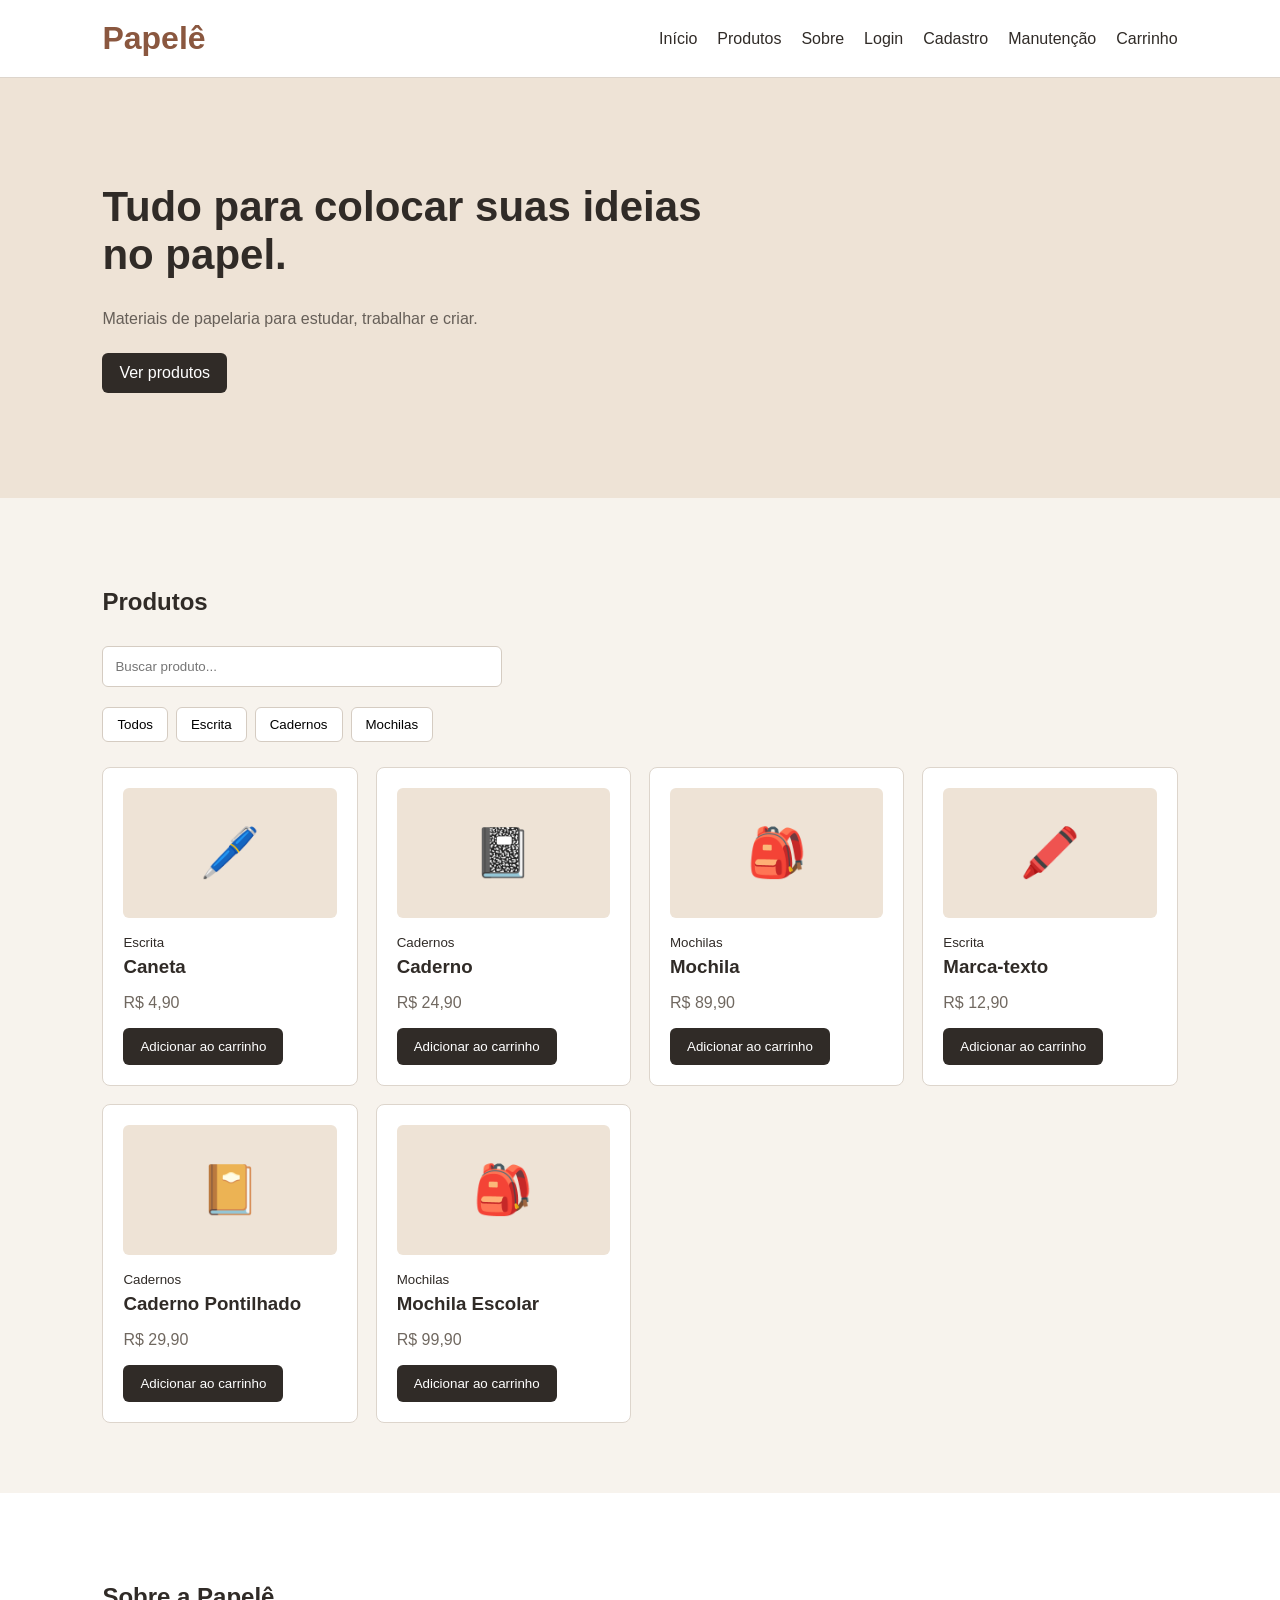
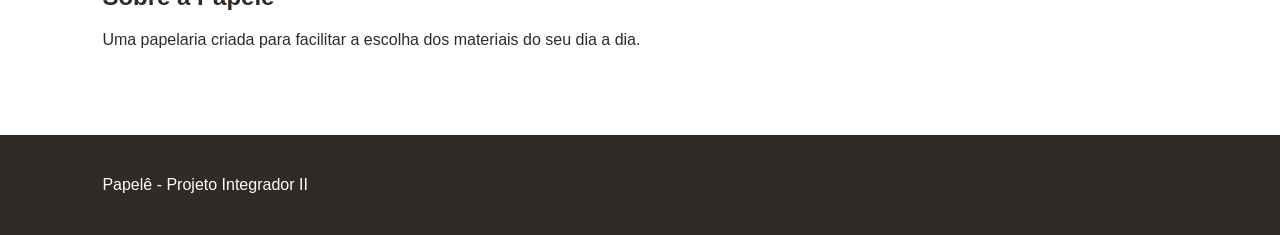
<file: index.html>
<!DOCTYPE html>
<html lang="pt-BR">
<head>
  <meta charset="UTF-8">
  <meta name="viewport" content="width=device-width, initial-scale=1.0">
  <title>Papelê - Papelaria</title>
  <link rel="stylesheet" href="css/style.css">
</head>
<body>
  <header>
    <h1>Papelê</h1>
    <nav>
      <a href="#inicio">Início</a>
      <a href="#produtos">Produtos</a>
      <a href="#sobre">Sobre</a>
      <a href="login.html">Login</a>
      <a href="clientes.html">Cadastro</a>
      <a href="produtos.html">Manutenção</a>
      <a href="carrinho.html">Carrinho</a>
    </nav>
  </header>

  <main>
    <section id="inicio" class="inicio">
      <h2>Tudo para colocar suas ideias no papel.</h2>
      <p>Materiais de papelaria para estudar, trabalhar e criar.</p>
      <a class="botao" href="#produtos">Ver produtos</a>
    </section>

    <section id="produtos">
      <h2>Produtos</h2>

      <input id="busca" type="text" placeholder="Buscar produto...">

      <div class="filtros">
        <button data-categoria="Todos">Todos</button>
        <button data-categoria="Escrita">Escrita</button>
        <button data-categoria="Cadernos">Cadernos</button>
        <button data-categoria="Mochilas">Mochilas</button>
      </div>

      <div id="lista" class="produtos"></div>
    </section>

    <section id="sobre" class="sobre">
      <h2>Sobre a Papelê</h2>
      <p>Uma papelaria criada para facilitar a escolha dos materiais do seu dia a dia.</p>
    </section>
  </main>

  <footer>
    <p>Papelê - Projeto Integrador II</p>
  </footer>

  <script src="js/app.js"></script>
</body>
</html>
</file>
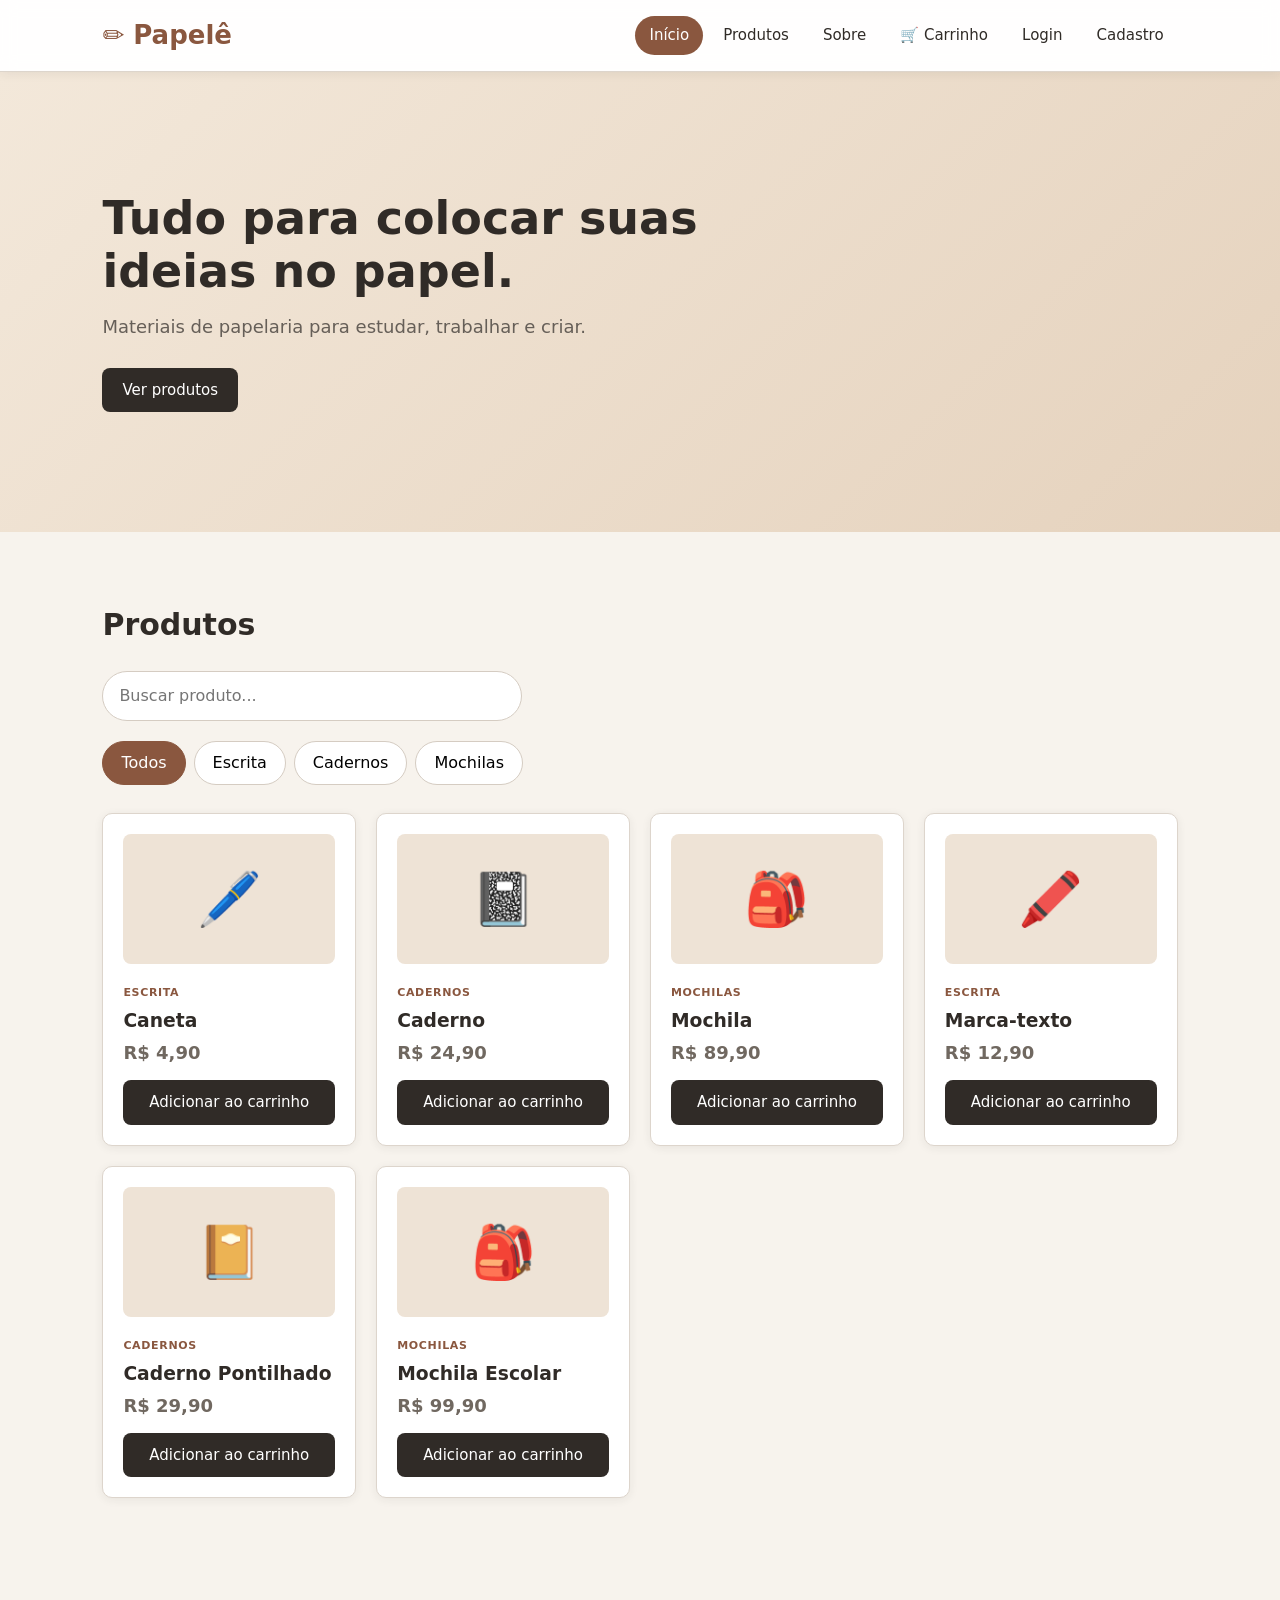
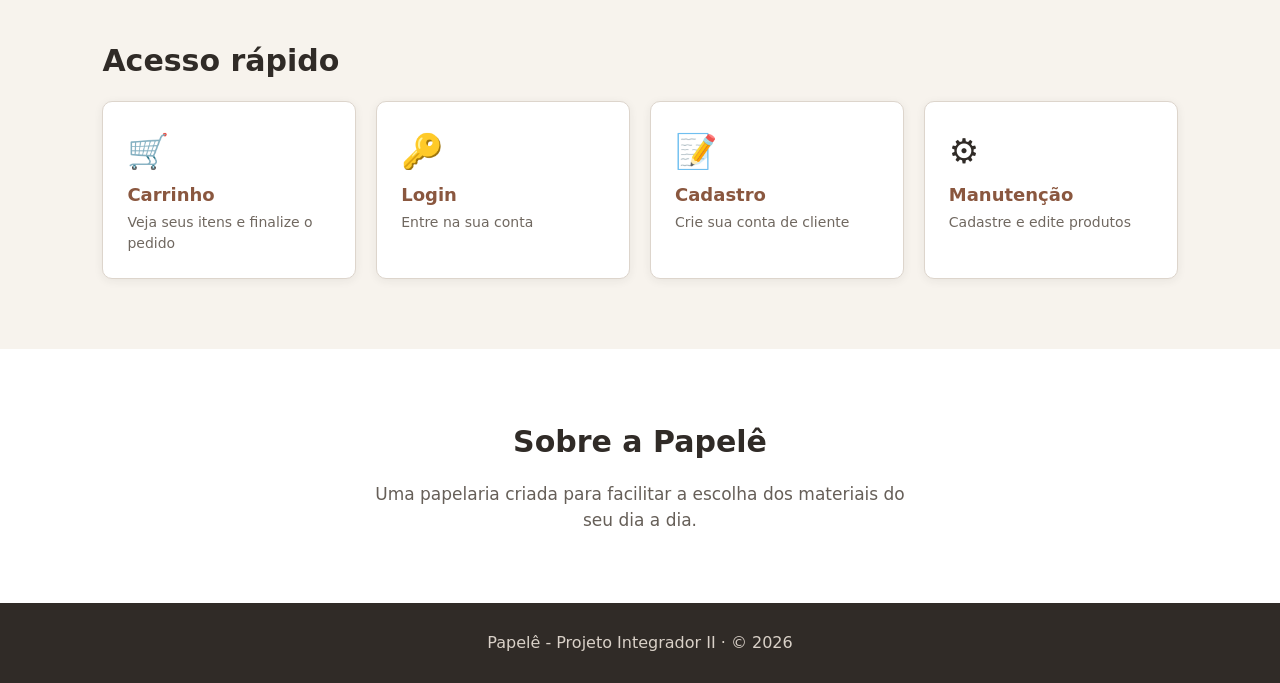
<file: Papele_Parte1/index.html>
<!DOCTYPE html>
<html lang="pt-BR">
<head>
  <meta charset="UTF-8">
  <meta name="viewport" content="width=device-width, initial-scale=1.0">
  <title>Papelê - Papelaria</title>

  <link rel="stylesheet" href="css/style.css">
</head>
<body>
  <header>
    <h1><a href="index.html">✏️ Papelê</a></h1>
    <nav>
      <a href="index.html" class="ativo">Início</a>
      <a href="index.html#produtos">Produtos</a>
      <a href="index.html#sobre">Sobre</a>
      <a href="carrinho.html">🛒 Carrinho</a>
      <a href="produtos.html">Manutenção</a>
      <a href="login.html">Login</a>
      <a href="clientes.html">Cadastro</a>
    </nav>
  </header>

  <main>
    <section id="inicio" class="inicio">
      <h2>Tudo para colocar suas ideias no papel.</h2>
      <p>Materiais de papelaria para estudar, trabalhar e criar.</p>
      <a class="botao" href="#produtos">Ver produtos</a>
    </section>

    <section id="produtos">
      <h2>Produtos</h2>

      <input id="busca" type="text" placeholder="Buscar produto...">

      <div class="filtros">
        <button data-categoria="Todos">Todos</button>
        <button data-categoria="Escrita">Escrita</button>
        <button data-categoria="Cadernos">Cadernos</button>
        <button data-categoria="Mochilas">Mochilas</button>
      </div>

      <div id="lista" class="produtos"></div>
    </section>

        <section id="acesso" class="acesso">
      <h2>Acesso rápido</h2>
      <div class="atalhos">
        <a class="atalho" href="carrinho.html"><span>🛒</span><strong>Carrinho</strong><small>Veja seus itens e finalize o pedido</small></a>
        <a class="atalho" href="login.html"><span>🔑</span><strong>Login</strong><small>Entre na sua conta</small></a>
        <a class="atalho" href="clientes.html"><span>📝</span><strong>Cadastro</strong><small>Crie sua conta de cliente</small></a>
        <a class="atalho" href="produtos.html"><span>⚙️</span><strong>Manutenção</strong><small>Cadastre e edite produtos</small></a>
      </div>
    </section>

    <section id="sobre" class="sobre">
      <h2>Sobre a Papelê</h2>
      <p>Uma papelaria criada para facilitar a escolha dos materiais do seu dia a dia.</p>
    </section>
  </main>

  <footer>
    <p>Papelê - Projeto Integrador II · © 2026</p>
  </footer>
  <script src="js/usuario.js"></script>
  <script src="js/app.js"></script>
</body>
</html>
</file>
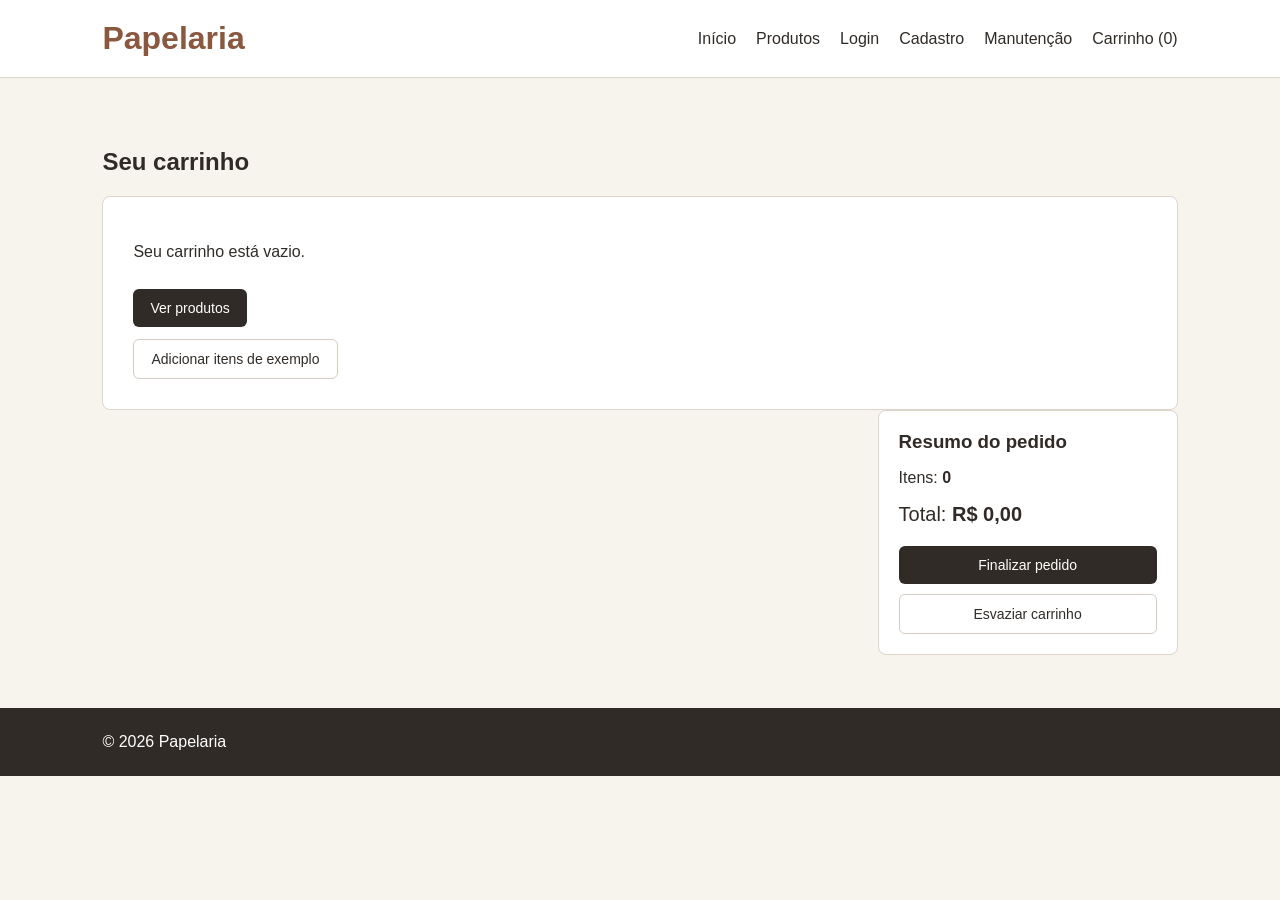
<file: carrinho.html>
<!DOCTYPE html>
<html lang="pt-BR">
<head>
  <meta charset="UTF-8">
  <meta name="viewport" content="width=device-width, initial-scale=1">
  <title>Carrinho - Papelaria</title>
  <link rel="stylesheet" href="css/carrinho.css">
</head>
<body>
  <header>
    <h1>Papelaria</h1>
    <nav>
      <!-- Ajuste os links para os nomes de arquivo/rotas do grupo -->
      <a href="index.html#inicio">Início</a>
      <a href="index.html#produtos">Produtos</a>
      <a href="login.html">Login</a>
      <a href="clientes.html">Cadastro</a>
      <a href="produtos.html">Manutenção</a>
      <a href="carrinho.html">Carrinho (<span id="contador">0</span>)</a>
    </nav>
  </header>

  <main>
    <section class="pagina">
      <h2>Seu carrinho</h2>

      <!-- Mostrado quando não há itens -->
      <div id="vazio" class="vazio" hidden>
        <p>Seu carrinho está vazio.</p>
        <a class="botao" href="index.html#produtos">Ver produtos</a>
        <!-- Botão só para testar sem a página de produtos; remover na versão final -->
        <button id="exemplo" class="botao secundario" type="button">Adicionar itens de exemplo</button>
      </div>

      <!-- Mostrado quando há itens -->
      <div id="conteudo" class="layout" hidden>
        <div id="itens" class="itens"></div>

        <aside class="resumo">
          <h3>Resumo do pedido</h3>
          <p>Itens: <strong id="resumo-qtd">0</strong></p>
          <p class="total">Total: <strong id="resumo-total">R$ 0,00</strong></p>
          <button id="finalizar" class="botao" type="button">Finalizar pedido</button>
          <button id="esvaziar" class="botao secundario" type="button">Esvaziar carrinho</button>
        </aside>
      </div>

      <p id="mensagem" class="mensagem" role="status" hidden></p>
    </section>
  </main>

  <footer>© 2026 Papelaria</footer>

  <script src="js/carrinho.js"></script>
</body>
</html>
</file>
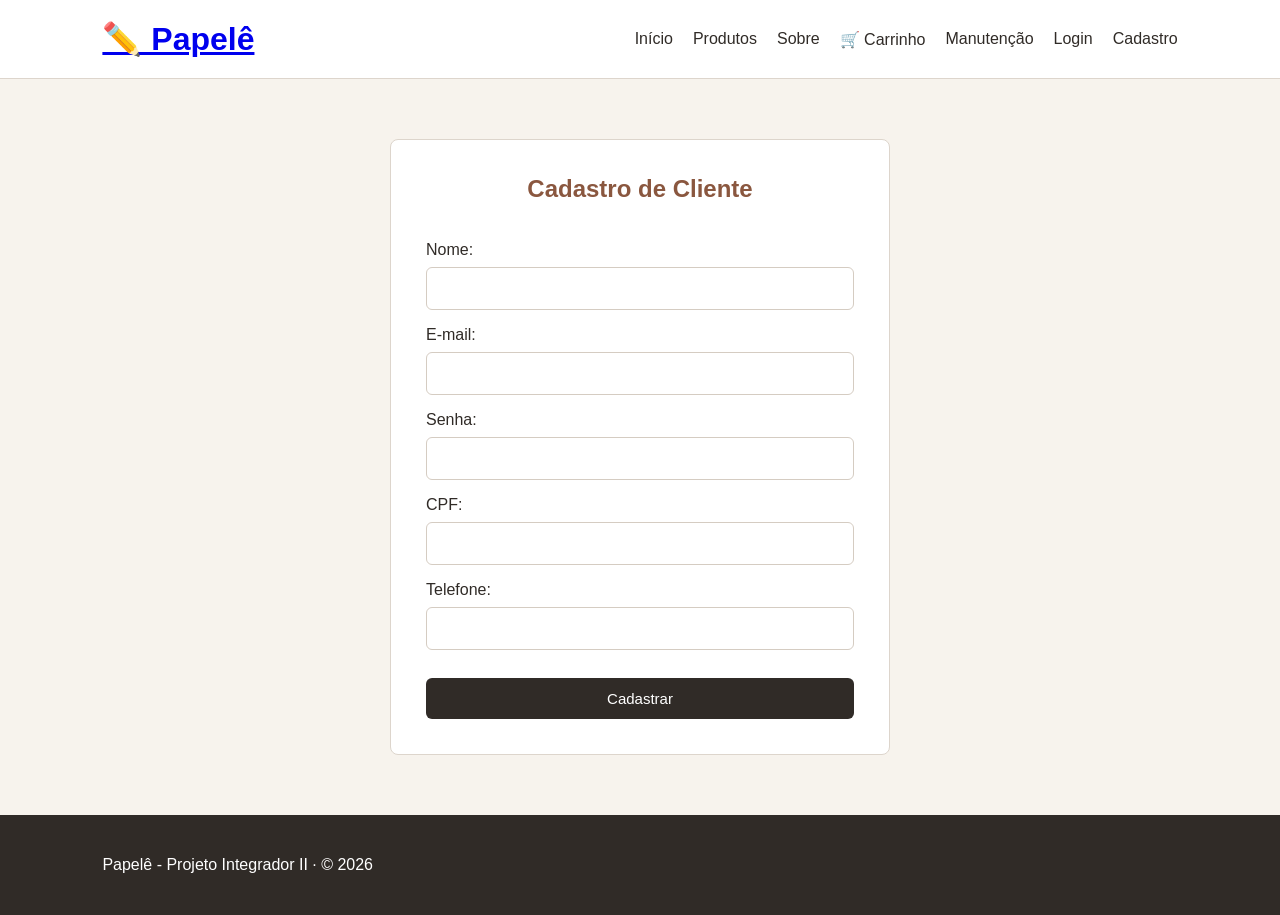
<file: clientes.html>
<!DOCTYPE html>
<html lang="pt-BR">

<head>
    <meta charset="UTF-8">
    <meta name="viewport" content="width=device-width, initial-scale=1.0">

    <title>Papelê - Cadastro de Clientes</title>

  <link rel="stylesheet" href="css/style.css">
  <link rel="stylesheet" href="css/clientes.css">
</head>

<body>

    <header>
    <h1><a href="index.html">✏️ Papelê</a></h1>
    <nav>
      <a href="index.html">Início</a>
      <a href="index.html#produtos">Produtos</a>
      <a href="index.html#sobre">Sobre</a>
      <a href="carrinho.html">🛒 Carrinho</a>
      <a href="produtos.html">Manutenção</a>
      <a href="login.html" class="ativo">Login</a>
      <a href="clientes.html" class="ativo">Cadastro</a>
    </nav>
  </header>


    <main>

        <section class="cadastro">

            <h2>Cadastro de Cliente</h2>

            <form>

                <label for="nome">Nome:</label>
                <input type="text" id="nome">

                <label for="email">E-mail:</label>
                <input type="email" id="email">

                <label for="senha">Senha:</label>
                <input type="password" id="senha">

                <label for="cpf">CPF:</label>
                <input type="text" id="cpf">

                <label for="telefone">Telefone:</label>
                <input type="tel" id="telefone">

                <button type="submit">Cadastrar</button>

            </form>

        </section>

    </main>


    <footer>
    <p>Papelê - Projeto Integrador II · © 2026</p>
  </footer>

  <script src="js/clientes.js"></script>
</body>

</html>
</file>
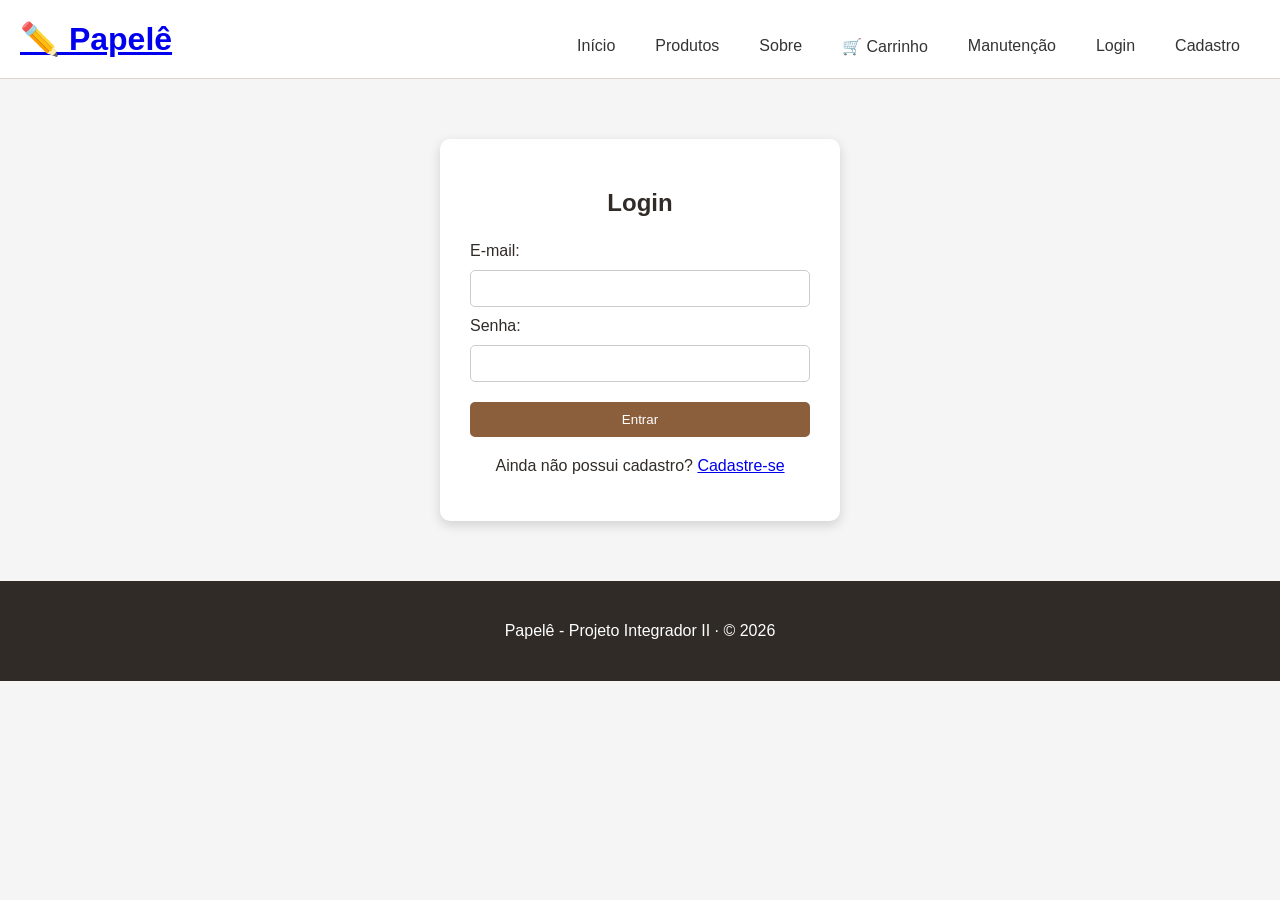
<file: login.html>
<!DOCTYPE html>
<html lang="pt-BR">

<head>
    <meta charset="UTF-8">
    <meta name="viewport" content="width=device-width, initial-scale=1.0">

    <title>Papelê - Login</title>

  <link rel="stylesheet" href="css/style.css">
  <link rel="stylesheet" href="css/login.css">
</head>

<body>

    <header>
    <h1><a href="index.html">✏️ Papelê</a></h1>
    <nav>
      <a href="index.html">Início</a>
      <a href="index.html#produtos">Produtos</a>
      <a href="index.html#sobre">Sobre</a>
      <a href="carrinho.html">🛒 Carrinho</a>
      <a href="produtos.html">Manutenção</a>
      <a href="login.html" class="ativo">Login</a>
      <a href="clientes.html" class="ativo">Cadastro</a>
    </nav>
  </header>

    <main>

        <section class="login">

            <h2>Login</h2>

            <form>

                <label for="email">E-mail:</label>
                <input type="email" id="email" autocomplete="email">

                <label for="senha">Senha:</label>
                <input type="password" id="senha" autocomplete="current-password">

                <button type="submit">Entrar</button>

            </form>

            <p>
                Ainda não possui cadastro?
                <a href="clientes.html">Cadastre-se</a>
            </p>

        </section>

    </main>

    <footer>
    <p>Papelê - Projeto Integrador II · © 2026</p>
  </footer>

  <script src="js/login.js"></script>
</body>

</html>
</file>
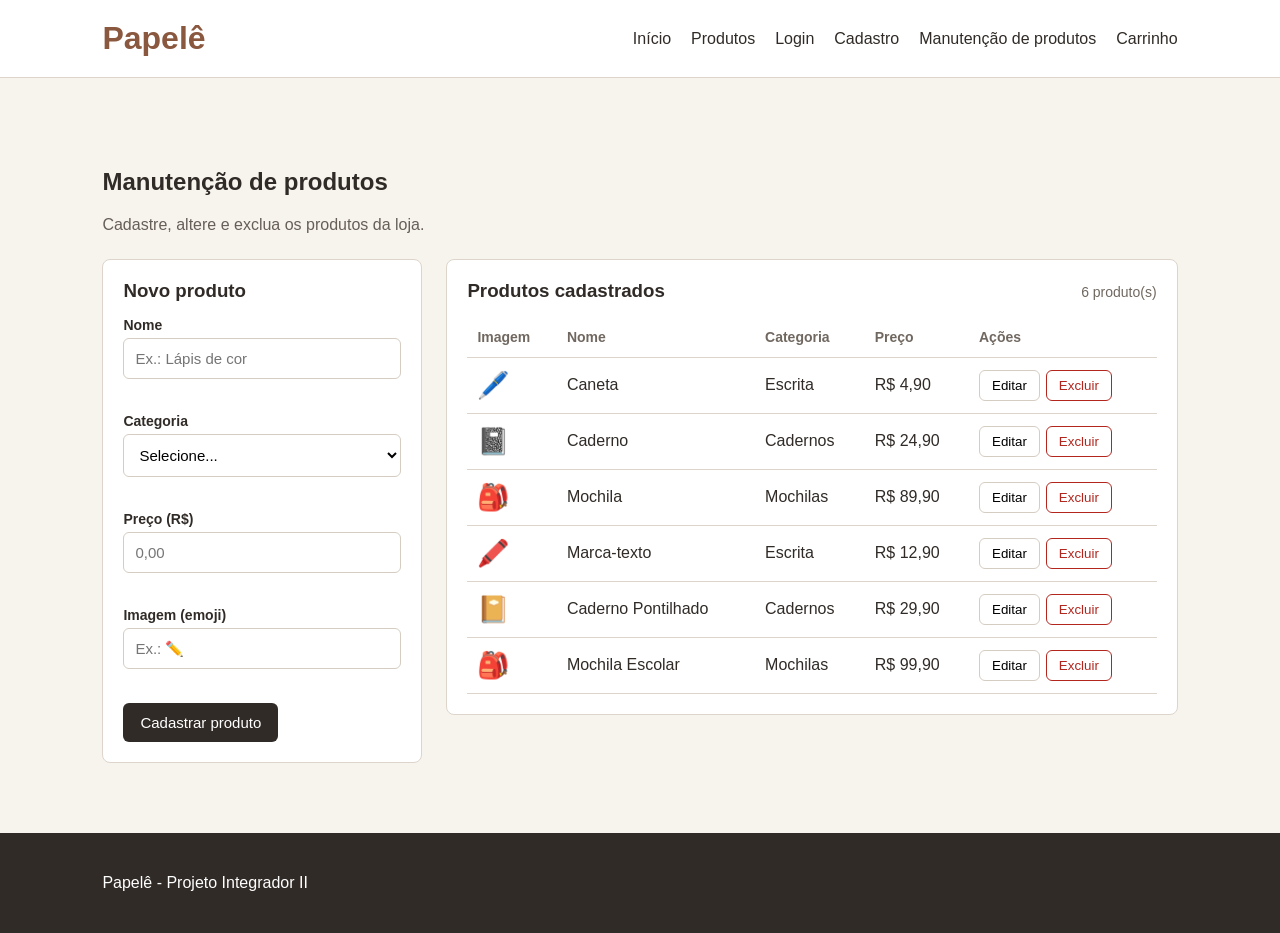
<file: produtos.html>
<!DOCTYPE html>
<html lang="pt-BR">
<head>
  <meta charset="UTF-8">
  <meta name="viewport" content="width=device-width, initial-scale=1.0">
  <title>Papelê - Manutenção de produtos</title>
  <link rel="stylesheet" href="css/style.css">
  <link rel="stylesheet" href="css/produtos.css">
</head>
<body>
  <header>
    <h1>Papelê</h1>
    <nav>
      <a href="index.html">Início</a>
      <a href="index.html#produtos">Produtos</a>
      <a href="login.html">Login</a>
      <a href="clientes.html">Cadastro</a>
      <a href="produtos.html">Manutenção de produtos</a>
      <a href="carrinho.html">Carrinho</a>
    </nav>
  </header>

  <main>
    <section class="pagina">
      <h2>Manutenção de produtos</h2>
      <p class="descricao">Cadastre, altere e exclua os produtos da loja.</p>

      <p id="mensagem" class="mensagem" role="status"></p>

      <div class="admin">
        <!-- Formulário: serve para cadastrar e para editar -->
        <form id="formProduto" class="formulario" novalidate>
          <h3 id="tituloForm">Novo produto</h3>

          <!-- Guarda o id do produto que está sendo editado (vazio = novo) -->
          <input type="hidden" id="produtoId">

          <div class="campo">
            <label for="nome">Nome</label>
            <input type="text" id="nome" maxlength="50" placeholder="Ex.: Lápis de cor">
            <span class="erro" id="erroNome"></span>
          </div>

          <div class="campo">
            <label for="categoria">Categoria</label>
            <select id="categoria">
              <option value="">Selecione...</option>
              <option value="Escrita">Escrita</option>
              <option value="Cadernos">Cadernos</option>
              <option value="Mochilas">Mochilas</option>
            </select>
            <span class="erro" id="erroCategoria"></span>
          </div>

          <div class="campo">
            <label for="preco">Preço (R$)</label>
            <input type="number" id="preco" step="0.01" min="0.01" placeholder="0,00">
            <span class="erro" id="erroPreco"></span>
          </div>

          <div class="campo">
            <label for="imagem">Imagem (emoji)</label>
            <input type="text" id="imagem" maxlength="4" placeholder="Ex.: ✏️">
            <span class="erro" id="erroImagem"></span>
          </div>

          <div class="acoes-form">
            <button type="submit" id="botaoSalvar" class="botao">Cadastrar produto</button>
            <button type="button" id="botaoCancelar" class="botao-secundario" hidden>Cancelar edição</button>
          </div>
        </form>

        <!-- Tabela: lista os produtos cadastrados -->
        <div class="lista-admin">
          <div class="topo-lista">
            <h3>Produtos cadastrados</h3>
            <span id="total"></span>
          </div>

          <div class="tabela-container">
            <table>
              <thead>
                <tr>
                  <th>Imagem</th>
                  <th>Nome</th>
                  <th>Categoria</th>
                  <th>Preço</th>
                  <th>Ações</th>
                </tr>
              </thead>
              <tbody id="tabelaProdutos"></tbody>
            </table>
          </div>
        </div>
      </div>
    </section>
  </main>

  <footer>
    <p>Papelê - Projeto Integrador II</p>
  </footer>

  <script src="js/produtos.js"></script>
</body>
</html>
</file>
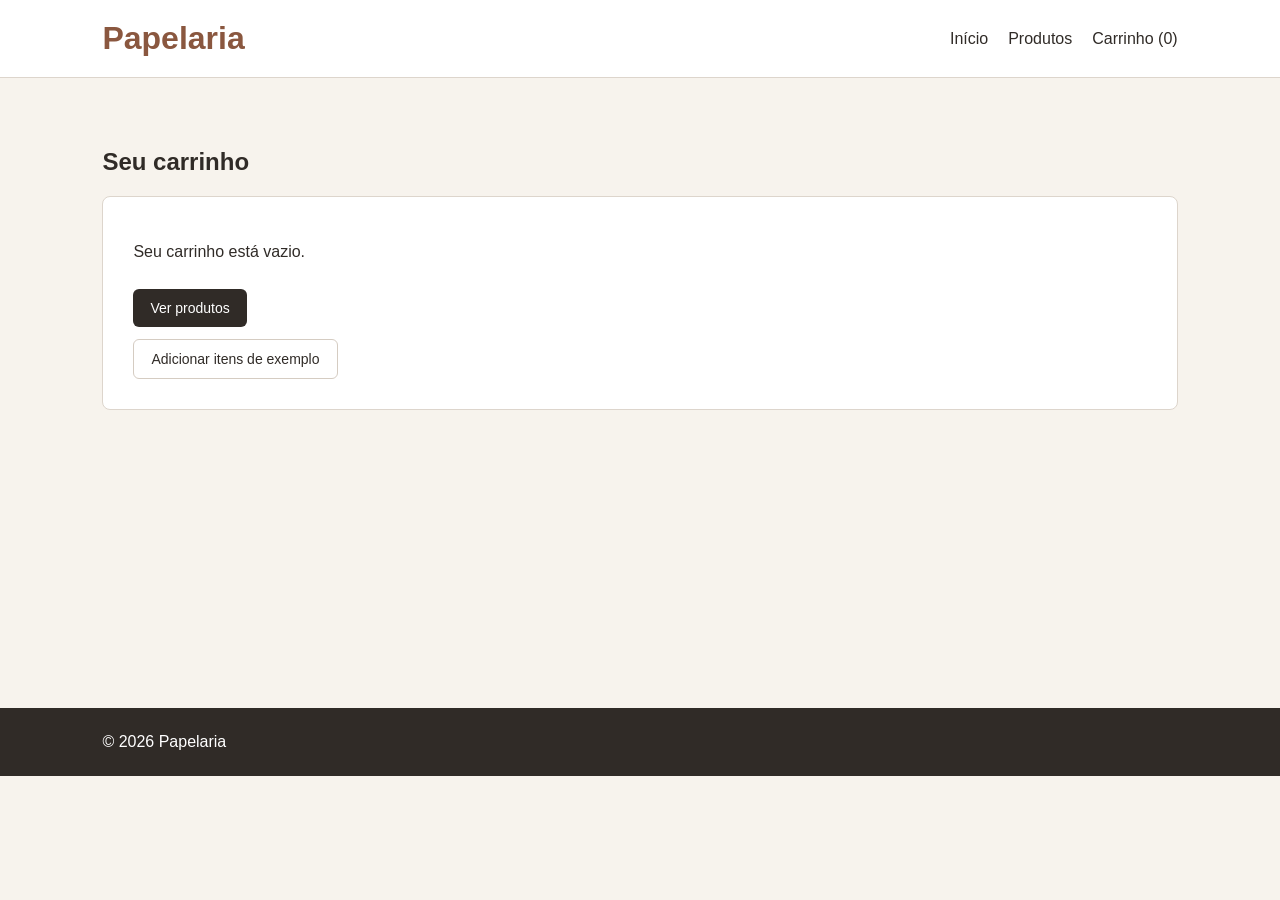
<file: carrinho/carrinho.html>
<!DOCTYPE html>
<html lang="pt-BR">
<head>
  <meta charset="UTF-8">
  <meta name="viewport" content="width=device-width, initial-scale=1">
  <title>Carrinho - Papelaria</title>
  <link rel="stylesheet" href="carrinho.css">
</head>
<body>
  <header>
    <h1>Papelaria</h1>
    <nav>

     <a href="../Papele_Parte1/index.html#inicio">Início</a>
<a href="../Papele_Parte1/index.html#produtos">Produtos</a>
      <a href="carrinho.html">Carrinho (<span id="contador">0</span>)</a>
    </nav>
  </header>

  <main>
    <section class="pagina">
      <h2>Seu carrinho</h2>

  
      <div id="vazio" class="vazio" hidden>
        <p>Seu carrinho está vazio.</p>
      <a class="botao" href="../Papele_Parte1/index.html#produtos">Ver produtos</a>
        
        <button id="exemplo" class="botao secundario" type="button">Adicionar itens de exemplo</button>
      </div>


      <div id="conteudo" class="layout" hidden>
        <div id="itens" class="itens"></div>

        <aside class="resumo">
          <h3>Resumo do pedido</h3>
          <p>Itens: <strong id="resumo-qtd">0</strong></p>
          <p class="total">Total: <strong id="resumo-total">R$ 0,00</strong></p>
          <button id="finalizar" class="botao" type="button">Finalizar pedido</button>
          <button id="esvaziar" class="botao secundario" type="button">Esvaziar carrinho</button>
        </aside>
      </div>

      <p id="mensagem" class="mensagem" role="status" hidden></p>
    </section>
  </main>

  <footer>© 2026 Papelaria</footer>

  <script src="carrinho.js"></script>
</body>
</html>
</file>
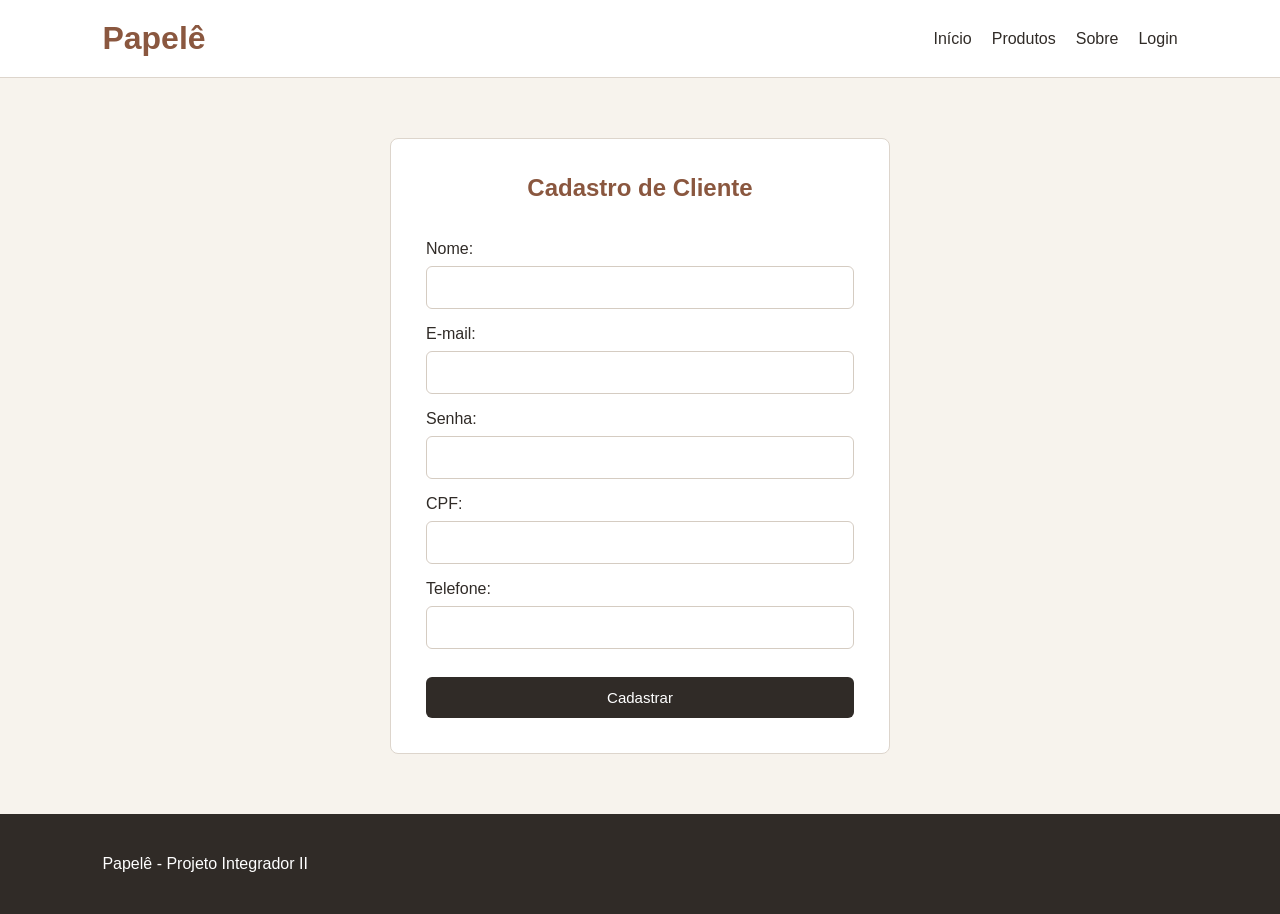
<file: login/clientes.html>
<!DOCTYPE html>
<html lang="pt-BR">

<head>
    <meta charset="UTF-8">
    <meta name="viewport" content="width=device-width, initial-scale=1.0">

    <title>Papelê - Cadastro de Clientes</title>

    <link rel="stylesheet" href="clientes.css">
</head>

<body>

    <header>

        <h1>Papelê</h1>

        <nav>
            <a href="../index.html">Início</a>
            <a href="../index.html#produtos">Produtos</a>
            <a href="../index.html#sobre">Sobre</a>
            <a href="login.html">Login</a>
        </nav>

    </header>


    <main>

        <section class="cadastro">

            <h2>Cadastro de Cliente</h2>

            <form>

                <label for="nome">Nome:</label>
                <input type="text" id="nome">

                <label for="email">E-mail:</label>
                <input type="email" id="email">

                <label for="senha">Senha:</label>
                <input type="password" id="senha">

                <label for="cpf">CPF:</label>
                <input type="text" id="cpf">

                <label for="telefone">Telefone:</label>
                <input type="tel" id="telefone">

                <button type="submit">Cadastrar</button>

            </form>

        </section>

    </main>


    <footer>

        <p>Papelê - Projeto Integrador II</p>

    </footer>


    <script src="clientes.js"></script>

</body>

</html>
</file>
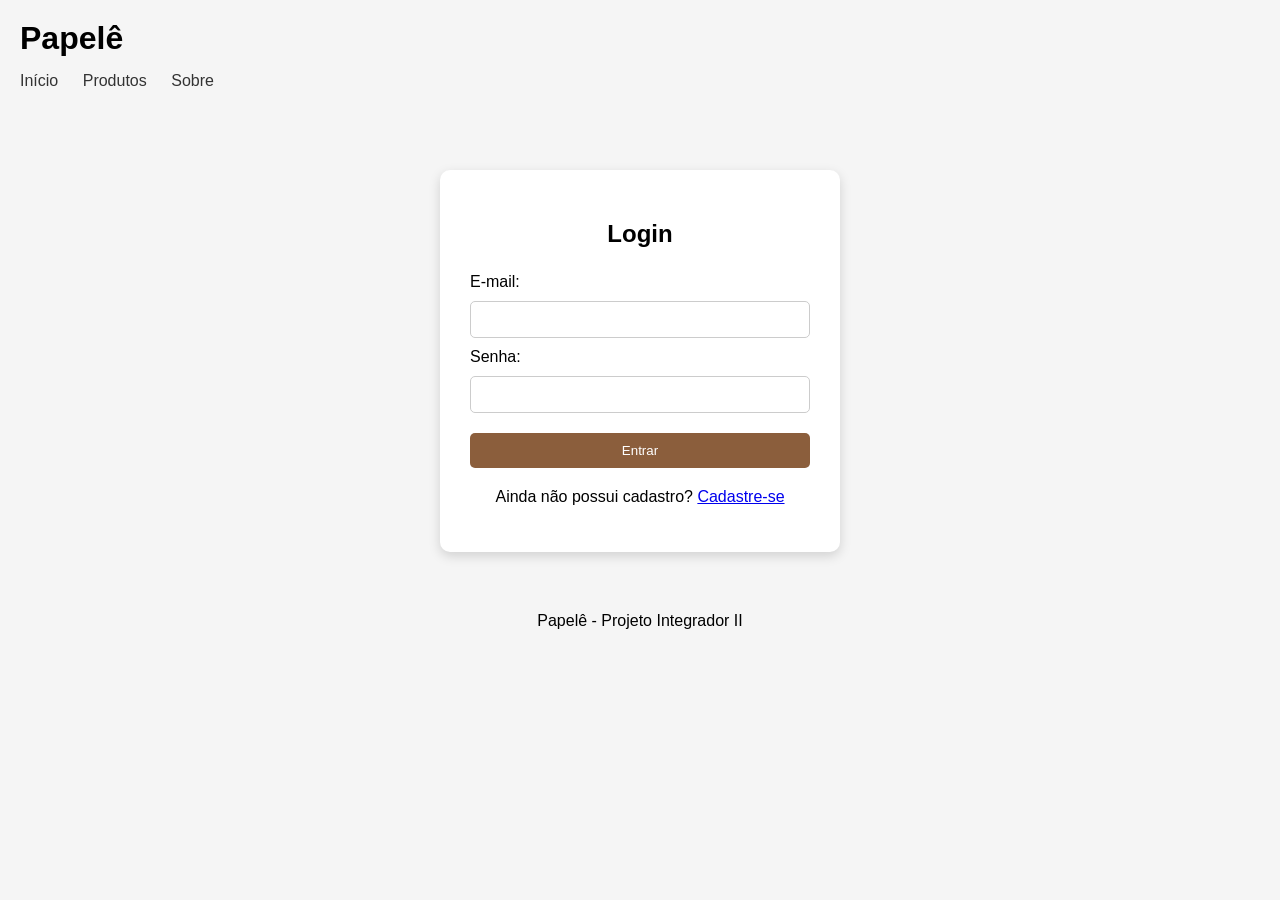
<file: login/login.html>
<!DOCTYPE html>
<html lang="pt-BR">

<head>
    <meta charset="UTF-8">
    <meta name="viewport" content="width=device-width, initial-scale=1.0">

    <title>Papelê - Login</title>

    <link rel="stylesheet" href="login.css">
</head>

<body>

    <header>
        <h1>Papelê</h1>

        <nav>
            <a href="../index.html">Início</a>
            <a href="../index.html#produtos">Produtos</a>
            <a href="../index.html#sobre">Sobre</a>
        </nav>
    </header>

    <main>

        <section class="login">

            <h2>Login</h2>

            <form>

                <label for="email">E-mail:</label>
                <input type="email" id="email" autocomplete="email">

                <label for="senha">Senha:</label>
                <input type="password" id="senha" autocomplete="current-password">

                <button type="submit">Entrar</button>

            </form>

            <p>
                Ainda não possui cadastro?
                <a href="clientes.html">Cadastre-se</a>
            </p>

        </section>

    </main>

    <footer>
        <p>Papelê - Projeto Integrador II</p>
    </footer>
    <script src="login.js"></script>

</body>

</html>
</file>
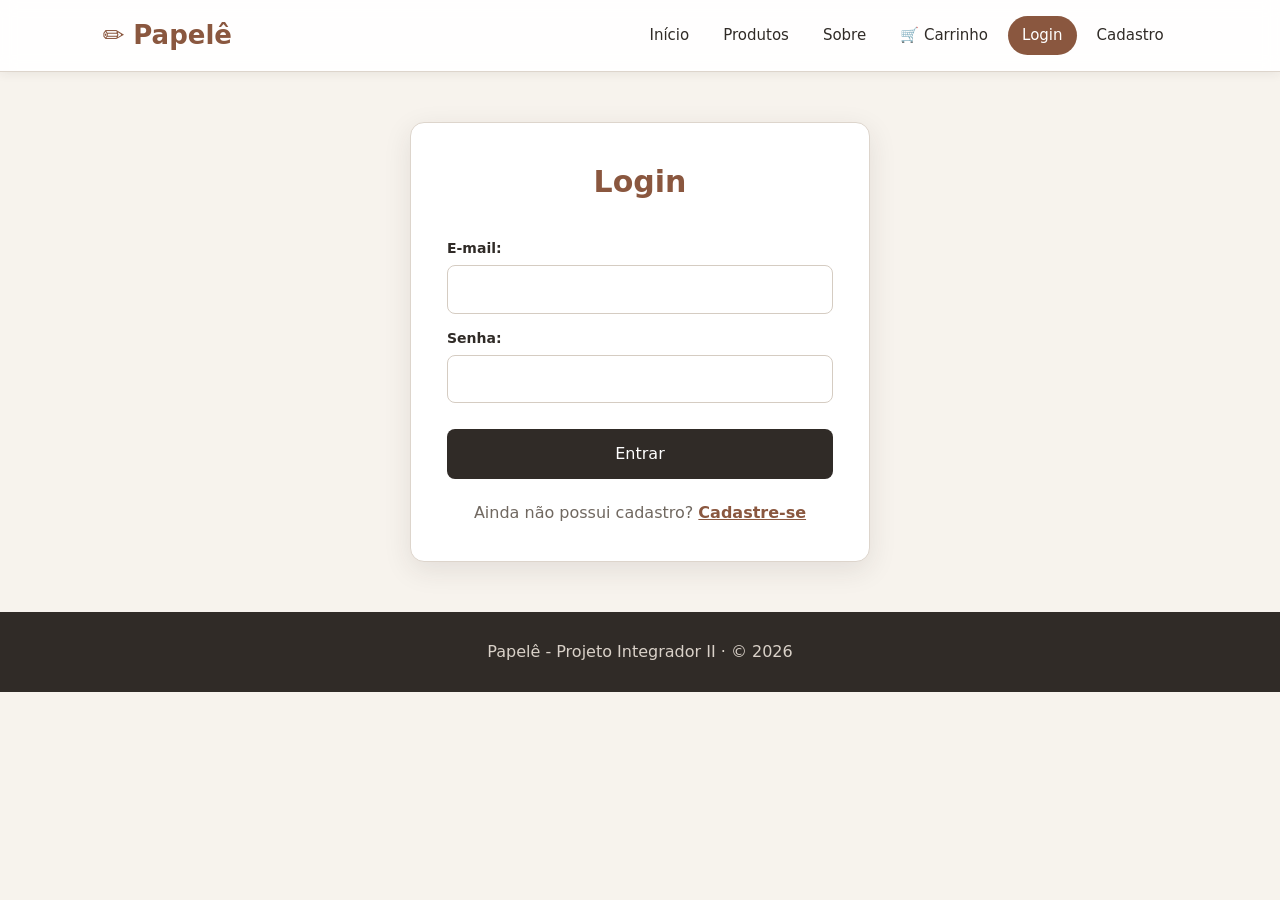
<file: Papele_Parte1/carrinho.html>
<!DOCTYPE html>
<html lang="pt-BR">
<head>
  <meta charset="UTF-8">
  <meta name="viewport" content="width=device-width, initial-scale=1">
  <title>Papelê - Carrinho</title>

  <link rel="stylesheet" href="css/style.css">
  <link rel="stylesheet" href="css/carrinho.css">
</head>
<body>
  <header>
    <h1><a href="index.html">✏️ Papelê</a></h1>
    <nav>
      <a href="index.html">Início</a>
      <a href="index.html#produtos">Produtos</a>
      <a href="index.html#sobre">Sobre</a>
      <a href="carrinho.html" class="ativo">🛒 Carrinho (<span id="contador">0</span>)</a>
      <a href="produtos.html">Manutenção</a>
      <a href="login.html">Login</a>
      <a href="clientes.html">Cadastro</a>
    </nav>
  </header>

  <main>
    <section class="pagina">
      <h2>Seu carrinho</h2>

  
      <div id="vazio" class="vazio" hidden>
        <p>Seu carrinho está vazio.</p>
        <a class="botao" href="index.html#produtos">Ver produtos</a>

        <button id="exemplo" class="botao secundario" type="button">Adicionar itens de exemplo</button>
      </div>


      <div id="conteudo" class="layout" hidden>
        <div id="itens" class="itens"></div>

        <aside class="resumo">
          <h3>Resumo do pedido</h3>
          <p>Itens: <strong id="resumo-qtd">0</strong></p>
          <p class="total">Total: <strong id="resumo-total">R$ 0,00</strong></p>
          <button id="finalizar" class="botao" type="button">Finalizar pedido</button>
          <button id="esvaziar" class="botao secundario" type="button">Esvaziar carrinho</button>
        </aside>
      </div>

      <p id="mensagem" class="mensagem" role="status" hidden></p>
    </section>
  </main>

  <footer>
    <p>Papelê - Projeto Integrador II · © 2026</p>
  </footer>
  <script src="js/usuario.js"></script>
  <script src="js/carrinho.js"></script>
</body>
</html>
</file>
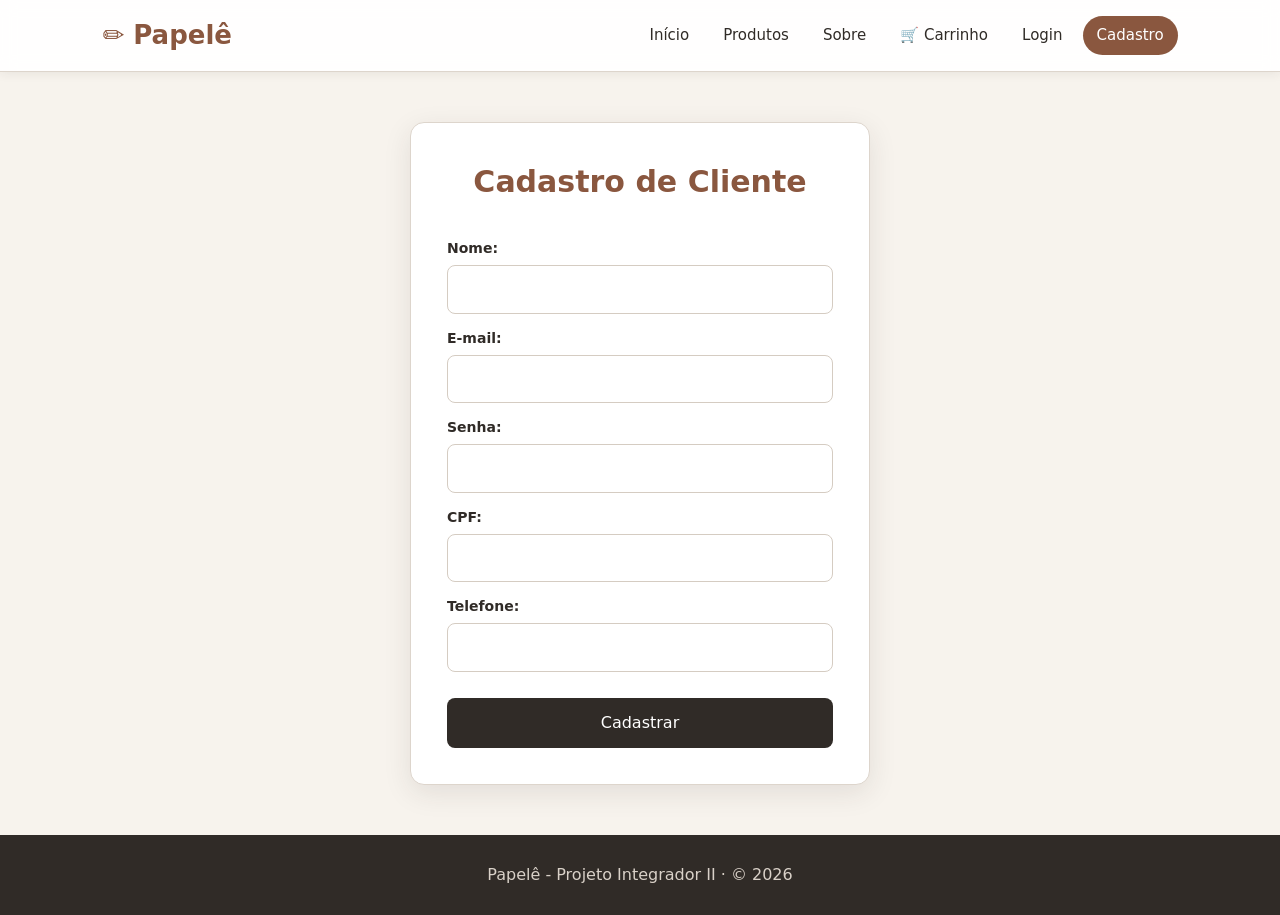
<file: Papele_Parte1/clientes.html>
<!DOCTYPE html>
<html lang="pt-BR">

<head>
    <meta charset="UTF-8">
    <meta name="viewport" content="width=device-width, initial-scale=1.0">

    <title>Papelê - Cadastro de Clientes</title>

  <link rel="stylesheet" href="css/style.css">
  <link rel="stylesheet" href="css/auth.css">
</head>

<body>

    <header>
    <h1><a href="index.html">✏️ Papelê</a></h1>
    <nav>
      <a href="index.html">Início</a>
      <a href="index.html#produtos">Produtos</a>
      <a href="index.html#sobre">Sobre</a>
      <a href="carrinho.html">🛒 Carrinho</a>
      <a href="produtos.html">Manutenção</a>
      <a href="login.html">Login</a>
      <a href="clientes.html" class="ativo">Cadastro</a>
    </nav>
  </header>


    <main>

        <section class="cadastro">

            <h2>Cadastro de Cliente</h2>

            <form>

                <label for="nome">Nome:</label>
                <input type="text" id="nome">

                <label for="email">E-mail:</label>
                <input type="email" id="email">

                <label for="senha">Senha:</label>
                <input type="password" id="senha">

                <label for="cpf">CPF:</label>
                <input type="text" id="cpf">

                <label for="telefone">Telefone:</label>
                <input type="tel" id="telefone">

                <button type="submit">Cadastrar</button>

            </form>

        </section>

    </main>


    <footer>
    <p>Papelê - Projeto Integrador II · © 2026</p>
  </footer>

  <script src="js/usuario.js"></script>
  <script src="js/clientes.js"></script>
</body>

</html>
</file>
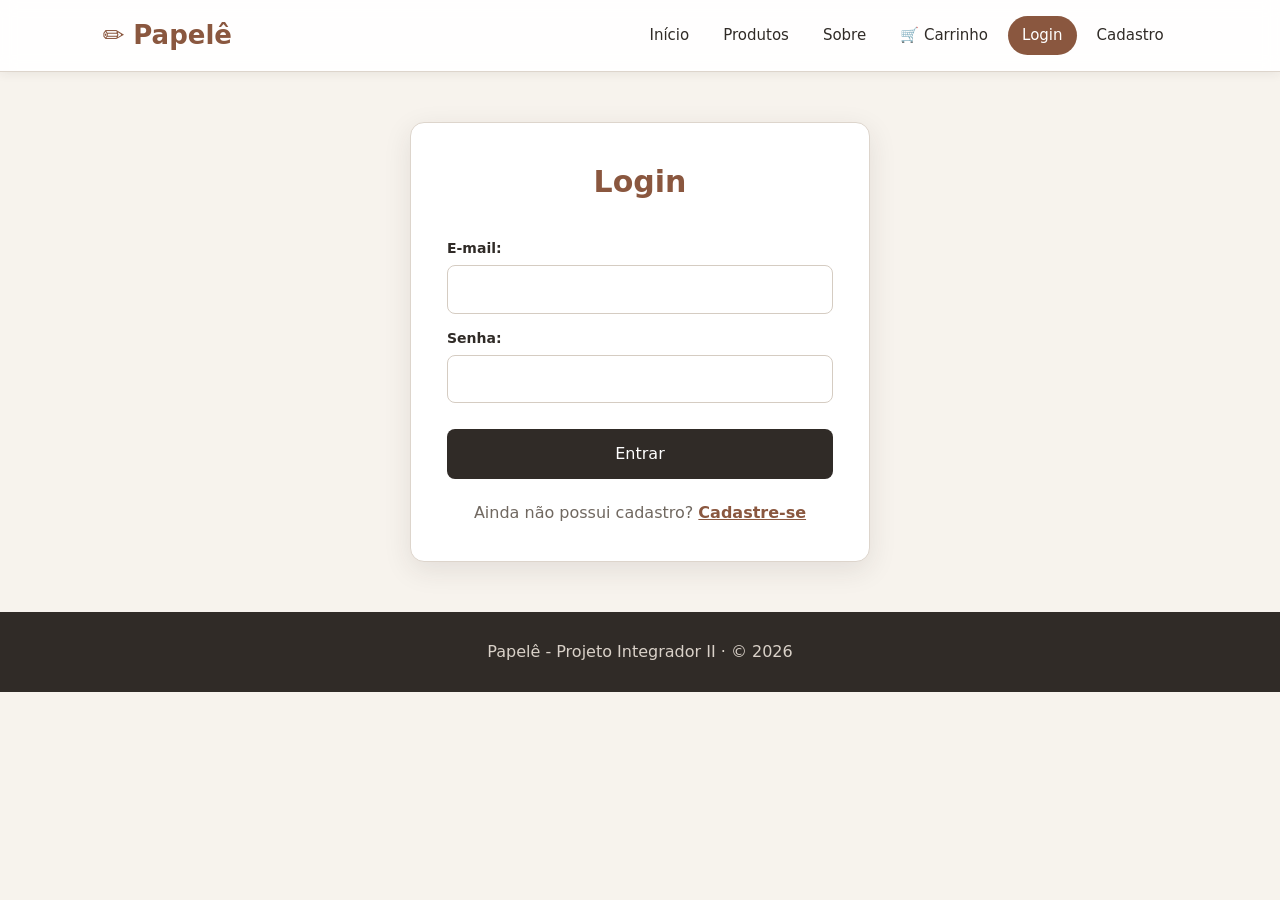
<file: Papele_Parte1/login.html>
<!DOCTYPE html>
<html lang="pt-BR">

<head>
    <meta charset="UTF-8">
    <meta name="viewport" content="width=device-width, initial-scale=1.0">

    <title>Papelê - Login</title>

  <link rel="stylesheet" href="css/style.css">
  <link rel="stylesheet" href="css/auth.css">
</head>

<body>

    <header>
    <h1><a href="index.html">✏️ Papelê</a></h1>
    <nav>
      <a href="index.html">Início</a>
      <a href="index.html#produtos">Produtos</a>
      <a href="index.html#sobre">Sobre</a>
      <a href="carrinho.html">🛒 Carrinho</a>
      <a href="produtos.html">Manutenção</a>
      <a href="login.html" class="ativo">Login</a>
      <a href="clientes.html">Cadastro</a>
    </nav>
  </header>

    <main>

        <section class="login">

            <h2>Login</h2>

            <form>

                <label for="email">E-mail:</label>
                <input type="email" id="email" autocomplete="email">

                <label for="senha">Senha:</label>
                <input type="password" id="senha" autocomplete="current-password">

                <button type="submit">Entrar</button>

            </form>

            <p>
                Ainda não possui cadastro?
                <a href="clientes.html">Cadastre-se</a>
            </p>

        </section>

    </main>

    <footer>
    <p>Papelê - Projeto Integrador II · © 2026</p>
  </footer>

  <script src="js/usuario.js"></script>
  <script src="js/login.js"></script>
</body>

</html>
</file>
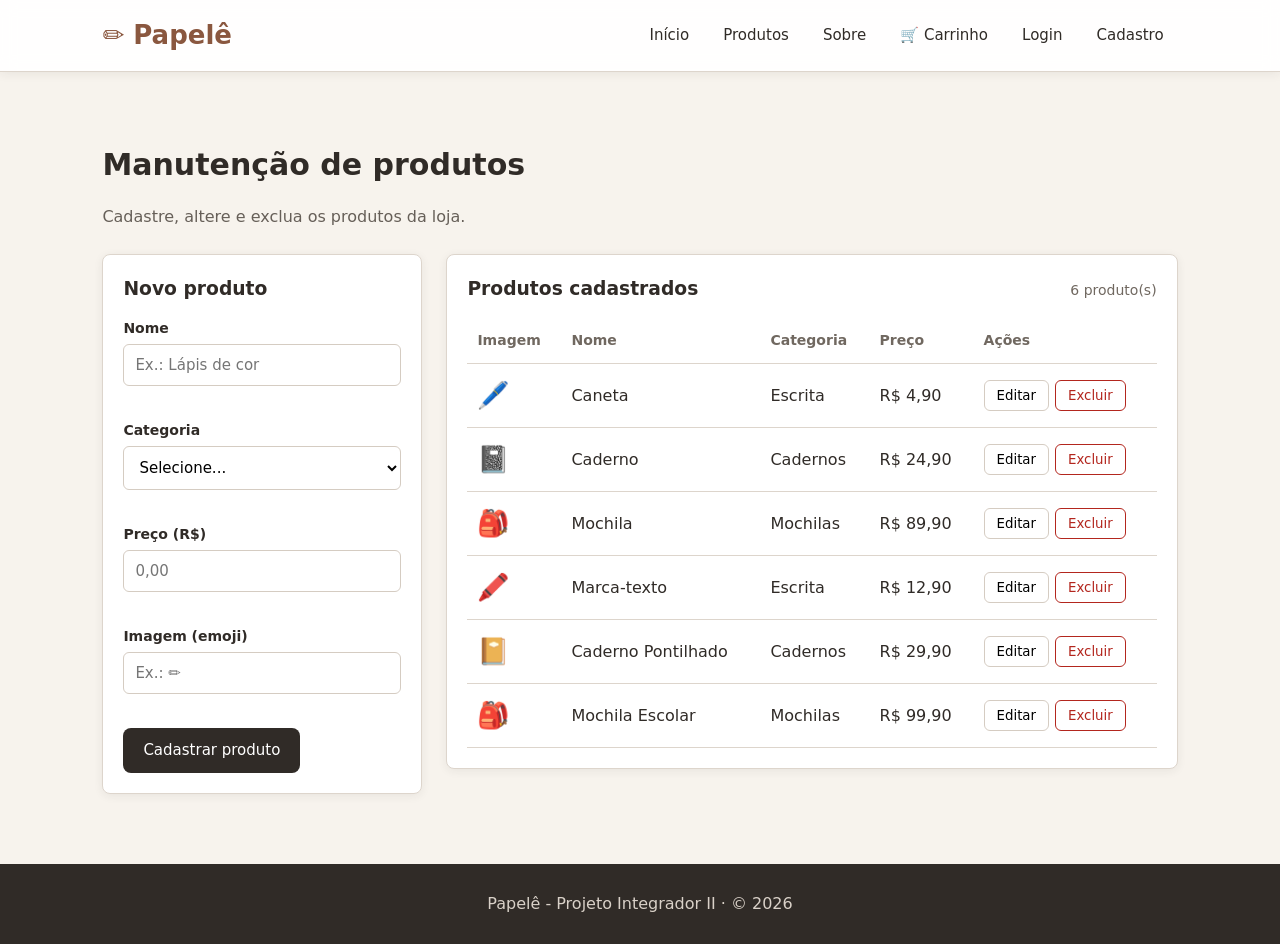
<file: Papele_Parte1/produtos.html>
<!DOCTYPE html>
<html lang="pt-BR">
<head>
  <meta charset="UTF-8">
  <meta name="viewport" content="width=device-width, initial-scale=1.0">
  <title>Papelê - Manutenção de produtos</title>

  <link rel="stylesheet" href="css/style.css">
  <link rel="stylesheet" href="css/produtos.css">
</head>
<body>
  <header>
    <h1><a href="index.html">✏️ Papelê</a></h1>
    <nav>
      <a href="index.html">Início</a>
      <a href="index.html#produtos">Produtos</a>
      <a href="index.html#sobre">Sobre</a>
      <a href="carrinho.html">🛒 Carrinho</a>
      <a href="produtos.html" class="ativo">Manutenção</a>
      <a href="login.html">Login</a>
      <a href="clientes.html">Cadastro</a>
    </nav>
  </header>

  <main>
    <section class="pagina">
      <h2>Manutenção de produtos</h2>
      <p class="descricao">Cadastre, altere e exclua os produtos da loja.</p>

      <p id="mensagem" class="mensagem" role="status"></p>

      <div class="admin">
        <!-- Formulário: serve para cadastrar e para editar -->
        <form id="formProduto" class="formulario" novalidate>
          <h3 id="tituloForm">Novo produto</h3>

          <!-- Guarda o id do produto que está sendo editado (vazio = novo) -->
          <input type="hidden" id="produtoId">

          <div class="campo">
            <label for="nome">Nome</label>
            <input type="text" id="nome" maxlength="50" placeholder="Ex.: Lápis de cor">
            <span class="erro" id="erroNome"></span>
          </div>

          <div class="campo">
            <label for="categoria">Categoria</label>
            <select id="categoria">
              <option value="">Selecione...</option>
              <option value="Escrita">Escrita</option>
              <option value="Cadernos">Cadernos</option>
              <option value="Mochilas">Mochilas</option>
            </select>
            <span class="erro" id="erroCategoria"></span>
          </div>

          <div class="campo">
            <label for="preco">Preço (R$)</label>
            <input type="number" id="preco" step="0.01" min="0.01" placeholder="0,00">
            <span class="erro" id="erroPreco"></span>
          </div>

          <div class="campo">
            <label for="imagem">Imagem (emoji)</label>
            <input type="text" id="imagem" maxlength="4" placeholder="Ex.: ✏️">
            <span class="erro" id="erroImagem"></span>
          </div>

          <div class="acoes-form">
            <button type="submit" id="botaoSalvar" class="botao">Cadastrar produto</button>
            <button type="button" id="botaoCancelar" class="botao-secundario" hidden>Cancelar edição</button>
          </div>
        </form>

        <!-- Tabela: lista os produtos cadastrados -->
        <div class="lista-admin">
          <div class="topo-lista">
            <h3>Produtos cadastrados</h3>
            <span id="total"></span>
          </div>

          <div class="tabela-container">
            <table>
              <thead>
                <tr>
                  <th>Imagem</th>
                  <th>Nome</th>
                  <th>Categoria</th>
                  <th>Preço</th>
                  <th>Ações</th>
                </tr>
              </thead>
              <tbody id="tabelaProdutos"></tbody>
            </table>
          </div>
        </div>
      </div>
    </section>
  </main>

  <footer>
    <p>Papelê - Projeto Integrador II · © 2026</p>
  </footer>
  <script src="js/usuario.js"></script>
  <script src="js/produtos.js"></script>
</body>
</html>
</file>
<file: css/style.css>
* {
  box-sizing: border-box;
}

body {
  margin: 0;
  font-family: Arial, sans-serif;
  background: #f7f3ed;
  color: #302b27;
}

header {
  background: white;
  padding: 20px 8%;
  display: flex;
  justify-content: space-between;
  align-items: center;
  border-bottom: 1px solid #ddd5cc;
}

header h1 {
  margin: 0;
  color: #8a573f;
}

nav {
  display: flex;
  gap: 20px;
}

nav a {
  color: #302b27;
  text-decoration: none;
}

nav a:hover {
  color: #8a573f;
}

main section {
  padding: 70px 8%;
}

.inicio {
  min-height: 420px;
  display: flex;
  flex-direction: column;
  justify-content: center;
  background: #eee3d6;
}

.inicio h2 {
  max-width: 600px;
  font-size: 42px;
  margin: 0 0 15px;
}

.inicio p {
  color: #665f58;
  margin-bottom: 25px;
}

.botao,
.produto button {
  display: inline-block;
  width: fit-content;
  border: 0;
  background: #302b27;
  color: white;
  padding: 11px 17px;
  border-radius: 6px;
  text-decoration: none;
  cursor: pointer;
}

#busca {
  width: 100%;
  max-width: 400px;
  padding: 12px;
  border: 1px solid #d5ccc2;
  border-radius: 6px;
  margin: 10px 0;
}

.filtros {
  margin: 10px 0 25px;
  display: flex;
  gap: 8px;
  flex-wrap: wrap;
}

.filtros button {
  padding: 9px 14px;
  border: 1px solid #d5ccc2;
  background: white;
  border-radius: 6px;
  cursor: pointer;
}

.produtos {
  display: grid;
  grid-template-columns: repeat(4, 1fr);
  gap: 18px;
}

.produto {
  background: white;
  border: 1px solid #ddd5cc;
  border-radius: 8px;
  padding: 20px;
}

.produto .imagem {
  height: 130px;
  display: grid;
  place-items: center;
  background: #eee3d6;
  font-size: 48px;
  border-radius: 6px;
  margin-bottom: 15px;
}

.produto h3 {
  margin: 5px 0;
}

.produto p {
  color: #706860;
}

.sobre {
  background: white;
}

footer {
  padding: 25px 8%;
  background: #302b27;
  color: white;
}

.pagina {
  min-height: 70vh;
}

@media (max-width: 800px) {
  header {
    flex-direction: column;
    gap: 15px;
  }

  .produtos {
    grid-template-columns: repeat(2, 1fr);
  }
}

@media (max-width: 500px) {
  .produtos {
    grid-template-columns: 1fr;
  }

  .inicio h2 {
    font-size: 32px;
  }

  nav {
    flex-wrap: wrap;
    justify-content: center;
  }
}
</file>
<file: Papele_Parte1/css/style.css>
:root {
  --marrom: #8a573f; --marrom-escuro: #6f4330; --escuro: #302b27;
  --bege: #eee3d6; --fundo: #f7f3ed; --borda: #ddd5cc; --texto-suave: #706860;
  --sombra: 0 2px 10px rgba(48, 43, 39, .07); --raio: 10px;
}
* { box-sizing: border-box; }
html { scroll-behavior: smooth; scroll-padding-top: 80px; }
body { margin: 0; font-family: "Segoe UI", system-ui, Arial, sans-serif; background: var(--fundo); color: var(--escuro); line-height: 1.5; }
[hidden] { display: none !important; }

/* Cabeçalho */
header { position: sticky; top: 0; z-index: 10; background: rgba(255,255,255,.92); backdrop-filter: blur(8px);
  padding: 16px 8%; display: flex; justify-content: space-between; align-items: center;
  border-bottom: 1px solid var(--borda); box-shadow: var(--sombra); }
header h1 { margin: 0; font-size: 26px; }
header h1 a { color: var(--marrom); text-decoration: none; }
nav { display: flex; gap: 6px; align-items: center; }
nav a { color: var(--escuro); text-decoration: none; padding: 8px 14px; border-radius: 999px; font-size: 15px; transition: .2s; }
nav a:hover { background: var(--bege); color: var(--marrom); }
nav a.ativo { background: var(--marrom); color: white; }
nav .usuario { padding: 8px 10px; font-size: 15px; font-weight: 600; color: var(--marrom); }

/* Seções */
main section { padding: 70px 8%; }
main section h2 { font-size: 30px; margin: 0 0 18px; }
.pagina { min-height: 70vh; }

.inicio { min-height: 460px; display: flex; flex-direction: column; justify-content: center;
  background: linear-gradient(135deg, #f3e8da 0%, #e5d2bd 100%); }
.inicio h2 { max-width: 620px; font-size: 46px; line-height: 1.15; margin: 0 0 15px; }
.inicio p { color: #665f58; font-size: 18px; margin: 0 0 28px; }
.sobre { background: white; text-align: center; }
.sobre p { max-width: 560px; margin: 0 auto; color: #665f58; font-size: 17px; }

/* Botões */
.botao, .produto button { display: inline-block; width: fit-content; border: 0; background: var(--escuro); color: white;
  padding: 11px 20px; border-radius: 8px; text-decoration: none; cursor: pointer; font: inherit; font-size: 15px; transition: .2s; }
.botao:hover, .produto button:hover { background: var(--marrom); transform: translateY(-1px); }
.botao.secundario { background: white; color: var(--escuro); border: 1px solid #d5ccc2; }
.botao.secundario:hover { background: var(--bege); }

/* Busca e filtros */
#busca { width: 100%; max-width: 420px; padding: 12px 16px; border: 1px solid #d5ccc2; border-radius: 999px; margin: 6px 0 10px; font: inherit; background: white; }
#busca:focus { outline: 2px solid var(--marrom); outline-offset: 1px; }
.filtros { margin: 10px 0 28px; display: flex; gap: 8px; flex-wrap: wrap; }
.filtros button { padding: 9px 18px; border: 1px solid #d5ccc2; background: white; border-radius: 999px; cursor: pointer; font: inherit; transition: .2s; }
.filtros button:hover, .filtros button:focus { background: var(--marrom); color: white; border-color: var(--marrom); }
.filtros button.ativo { background: var(--marrom); color: white; border-color: var(--marrom); }

/* Produtos */
.produtos { display: grid; grid-template-columns: repeat(4, 1fr); gap: 20px; }
.produto { background: white; border: 1px solid var(--borda); border-radius: var(--raio); padding: 20px; box-shadow: var(--sombra); transition: .25s; }
.produto:hover { transform: translateY(-4px); box-shadow: 0 10px 24px rgba(48,43,39,.12); }
.produto .imagem { height: 130px; display: grid; place-items: center; background: var(--bege); font-size: 52px; border-radius: 8px; margin-bottom: 15px; }
.produto small { color: var(--marrom); text-transform: uppercase; font-size: 11px; letter-spacing: .06em; font-weight: 600; }
.produto h3 { margin: 4px 0; }
.produto p { color: var(--texto-suave); font-weight: 600; font-size: 18px; margin: 4px 0 14px; }
.produto button { width: 100%; }

/* Acesso rápido */
.acesso { background: var(--fundo); }
.atalhos { display: grid; grid-template-columns: repeat(4, 1fr); gap: 20px; }
.atalho { display: flex; flex-direction: column; gap: 4px; background: white; border: 1px solid var(--borda); border-radius: var(--raio);
  padding: 24px; text-decoration: none; color: var(--escuro); box-shadow: var(--sombra); transition: .25s; }
.atalho:hover { transform: translateY(-4px); border-color: var(--marrom); box-shadow: 0 10px 24px rgba(48,43,39,.12); }
.atalho span { font-size: 34px; }
.atalho strong { color: var(--marrom); font-size: 18px; }
.atalho small { color: var(--texto-suave); font-size: 14px; }

/* Rodapé */
footer { padding: 28px 8%; background: var(--escuro); color: #d9d1c8; text-align: center; }
footer p { margin: 0; }

@media (max-width: 1000px) { .produtos { grid-template-columns: repeat(3, 1fr); } .atalhos { grid-template-columns: repeat(2, 1fr); } }
@media (max-width: 800px) {
  header { flex-direction: column; gap: 10px; }
  nav { flex-wrap: wrap; justify-content: center; }
  .produtos { grid-template-columns: repeat(2, 1fr); }
  main section { padding: 50px 6%; }
}
@media (max-width: 500px) {
  .produtos, .atalhos { grid-template-columns: 1fr; }
  .inicio h2 { font-size: 32px; }
}
</file>
<file: css/carrinho.css>
* { box-sizing: border-box; }

body { margin: 0; font-family: Arial, sans-serif; background: #f7f3ed; color: #302b27; }

header { background: white; padding: 20px 8%; display: flex; justify-content: space-between; align-items: center; border-bottom: 1px solid #ddd5cc; }
header h1 { margin: 0; color: #8a573f; }
nav { display: flex; gap: 20px; }
nav a { color: #302b27; text-decoration: none; }
nav a:hover { color: #8a573f; }

.pagina { padding: 50px 8%; min-height: 70vh; }

.botao { display: inline-block; width: fit-content; border: 0; background: #302b27; color: white; padding: 11px 17px; border-radius: 6px; text-decoration: none; cursor: pointer; font-size: 14px; }
.botao.secundario { background: white; color: #302b27; border: 1px solid #d5ccc2; }

.vazio { background: white; border: 1px solid #ddd5cc; border-radius: 8px; padding: 30px; display: flex; flex-direction: column; gap: 12px; align-items: flex-start; }

.layout { display: grid; grid-template-columns: 1fr 300px; gap: 20px; align-items: start; }

.itens { display: flex; flex-direction: column; gap: 12px; }

.item { background: white; border: 1px solid #ddd5cc; border-radius: 8px; padding: 14px; display: grid; grid-template-columns: 70px 1fr auto auto; gap: 16px; align-items: center; }
.item .imagem { height: 70px; display: grid; place-items: center; background: #eee3d6; font-size: 34px; border-radius: 6px; }
.item h3 { margin: 0 0 4px; }
.item small { color: #706860; }

.quantidade { display: flex; align-items: center; gap: 8px; }
.quantidade button { width: 30px; height: 30px; border: 1px solid #d5ccc2; background: white; border-radius: 6px; cursor: pointer; font-size: 16px; }
.quantidade span { min-width: 22px; text-align: center; }

.subtotal { text-align: right; }
.remover { border: 0; background: none; color: #a33a2f; cursor: pointer; font-size: 13px; margin-top: 6px; padding: 0; }

.resumo { background: white; border: 1px solid #ddd5cc; border-radius: 8px; padding: 20px; display: flex; flex-direction: column; gap: 10px; }
.resumo h3 { margin: 0 0 6px; }
.resumo p { margin: 0; }
.resumo .total { font-size: 20px; margin: 6px 0 10px; }
.resumo .botao { width: 100%; text-align: center; }

.mensagem { margin-top: 20px; padding: 14px; border-radius: 6px; background: #e4efe2; color: #2f5d2a; }

footer { padding: 25px 8%; background: #302b27; color: white; }

@media (max-width: 800px) {
  header { flex-direction: column; gap: 15px; }
  .layout { grid-template-columns: 1fr; }
}

@media (max-width: 500px) {
  .item { grid-template-columns: 60px 1fr; }
  .item .quantidade, .item .subtotal { grid-column: 2; text-align: left; }
  nav { flex-wrap: wrap; justify-content: center; }
}
</file>
<file: css/clientes.css>
* {
    box-sizing: border-box;
}

body {
    margin: 0;
    font-family: Arial, sans-serif;
    background: #f7f3ed;
    color: #302b27;
}

/* Cabeçalho */

header {
    background: white;
    padding: 20px 8%;
    display: flex;
    justify-content: space-between;
    align-items: center;
    border-bottom: 1px solid #ddd5cc;
}

header h1 {
    margin: 0;
    color: #8a573f;
}

nav {
    display: flex;
    gap: 20px;
}

nav a {
    color: #302b27;
    text-decoration: none;
}

nav a:hover {
    color: #8a573f;
}

/* Cadastro */

.cadastro {
    width: 500px;
    max-width: 90%;
    margin: 60px auto;
    padding: 35px;
    background: white;
    border: 1px solid #ddd5cc;
    border-radius: 8px;
}

.cadastro h2 {
    margin-top: 0;
    margin-bottom: 30px;
    color: #8a573f;
    text-align: center;
}

.cadastro form {
    display: flex;
    flex-direction: column;
    gap: 8px;
}

.cadastro label {
    margin-top: 8px;
}

.cadastro input {
    padding: 12px;
    border: 1px solid #d5ccc2;
    border-radius: 6px;
    font-size: 15px;
}

.cadastro input:focus {
    outline: none;
    border-color: #8a573f;
}

.cadastro button {
    margin-top: 20px;
    border: 0;
    background: #302b27;
    color: white;
    padding: 12px 17px;
    border-radius: 6px;
    cursor: pointer;
    font-size: 15px;
}

.cadastro button:hover {
    background: #8a573f;
}

/* Rodapé */

footer {
    padding: 25px 8%;
    background: #302b27;
    color: white;
}

/* Responsividade */

@media (max-width: 800px) {

    header {
        flex-direction: column;
        gap: 15px;
    }

    nav {
        flex-wrap: wrap;
        justify-content: center;
    }
}
</file>
<file: css/login.css>
* {
    box-sizing: border-box;
}

body {
    margin: 0;
    font-family: Arial, sans-serif;
    background-color: #f5f5f5;
}

header {
    padding: 20px;
}

header h1 {
    margin: 0;
}

nav {
    margin-top: 15px;
}

nav a {
    margin-right: 20px;
    text-decoration: none;
    color: #333;
}

.login {
    width: 400px;
    max-width: 90%;
    margin: 60px auto;
    padding: 30px;

    background-color: white;

    border-radius: 10px;

    box-shadow: 0 4px 12px rgba(0, 0, 0, 0.15);
}

.login h2 {
    text-align: center;
    margin-bottom: 25px;
}

.login form {
    display: flex;
    flex-direction: column;
    gap: 10px;
}

.login input {
    padding: 10px;

    border: 1px solid #ccc;
    border-radius: 5px;
}

.login button {
    margin-top: 10px;
    padding: 10px;

    border: none;
    border-radius: 5px;

    background-color: #8b5e3c;
    color: white;

    cursor: pointer;
}

.login button:hover {
    background-color: #6f472c;
}

.login p {
    text-align: center;
    margin-top: 20px;
}

footer {
    text-align: center;
    margin-top: 50px;
}
/*ajuste final* na tela de login e cadastro/
</file>
<file: css/produtos.css>
.descricao {
  color: #665f58;
  margin-top: 0;
}

.admin {
  display: grid;
  grid-template-columns: 320px 1fr;
  gap: 24px;
  align-items: start;
  margin-top: 25px;
}

.formulario,
.lista-admin {
  background: white;
  border: 1px solid #ddd5cc;
  border-radius: 8px;
  padding: 20px;
}

.formulario h3,
.lista-admin h3 {
  margin: 0 0 15px;
}

.campo {
  margin-bottom: 14px;
}

.campo label {
  display: block;
  margin-bottom: 5px;
  font-size: 14px;
  font-weight: bold;
}

.campo input,
.campo select {
  width: 100%;
  padding: 11px;
  border: 1px solid #d5ccc2;
  border-radius: 6px;
  font-size: 15px;
  font-family: inherit;
  background: white;
}

.campo input:focus,
.campo select:focus {
  outline: 2px solid #8a573f;
  outline-offset: 1px;
}

.campo .invalido {
  border-color: #b3261e;
}

.erro {
  display: block;
  min-height: 16px;
  margin-top: 4px;
  font-size: 13px;
  color: #b3261e;
}

.acoes-form {
  display: flex;
  gap: 8px;
  flex-wrap: wrap;
}

.acoes-form .botao {
  font-size: 15px;
  font-family: inherit;
}

.botao-secundario {
  padding: 11px 17px;
  border: 1px solid #d5ccc2;
  background: white;
  border-radius: 6px;
  font-size: 15px;
  font-family: inherit;
  cursor: pointer;
}

.mensagem {
  display: none;
  margin: 15px 0 0;
  padding: 12px 15px;
  background: #e4efe2;
  border: 1px solid #b9d3b4;
  border-radius: 6px;
  color: #24502a;
}

.mensagem.visivel {
  display: block;
}

.topo-lista {
  display: flex;
  justify-content: space-between;
  align-items: baseline;
  gap: 10px;
}

.topo-lista span {
  color: #706860;
  font-size: 14px;
}

.tabela-container {
  overflow-x: auto;
}

table {
  width: 100%;
  border-collapse: collapse;
}

th,
td {
  padding: 12px 10px;
  text-align: left;
  border-bottom: 1px solid #ddd5cc;
  white-space: nowrap;
}

th {
  font-size: 14px;
  color: #706860;
}

.coluna-imagem {
  font-size: 26px;
}

.vazio {
  text-align: center;
  color: #706860;
  padding: 30px 10px;
}

.botao-editar,
.botao-excluir {
  padding: 7px 12px;
  border-radius: 6px;
  font-family: inherit;
  cursor: pointer;
}

.botao-editar {
  border: 1px solid #d5ccc2;
  background: white;
  margin-right: 6px;
}

.botao-excluir {
  border: 1px solid #b3261e;
  background: white;
  color: #b3261e;
}

.botao-excluir:hover {
  background: #b3261e;
  color: white;
}

@media (max-width: 800px) {
  .admin {
    grid-template-columns: 1fr;
  }
}
</file>
<file: carrinho/carrinho.css>
* { box-sizing: border-box; }

body { margin: 0; font-family: Arial, sans-serif; background: #f7f3ed; color: #302b27; }

header { background: white; padding: 20px 8%; display: flex; justify-content: space-between; align-items: center; border-bottom: 1px solid #ddd5cc; }
header h1 { margin: 0; color: #8a573f; }
nav { display: flex; gap: 20px; }
nav a { color: #302b27; text-decoration: none; }
nav a:hover { color: #8a573f; }

.pagina { padding: 50px 8%; min-height: 70vh; }

.botao { display: inline-block; width: fit-content; border: 0; background: #302b27; color: white; padding: 11px 17px; border-radius: 6px; text-decoration: none; cursor: pointer; font-size: 14px; }
.botao.secundario { background: white; color: #302b27; border: 1px solid #d5ccc2; }

.vazio { background: white; border: 1px solid #ddd5cc; border-radius: 8px; padding: 30px; display: flex; flex-direction: column; gap: 12px; align-items: flex-start; }

.layout { display: grid; grid-template-columns: 1fr 300px; gap: 20px; align-items: start; }

.itens { display: flex; flex-direction: column; gap: 12px; }

.item { background: white; border: 1px solid #ddd5cc; border-radius: 8px; padding: 14px; display: grid; grid-template-columns: 70px 1fr auto auto; gap: 16px; align-items: center; }
.item .imagem { height: 70px; display: grid; place-items: center; background: #eee3d6; font-size: 34px; border-radius: 6px; }
.item h3 { margin: 0 0 4px; }
.item small { color: #706860; }

.quantidade { display: flex; align-items: center; gap: 8px; }
.quantidade button { width: 30px; height: 30px; border: 1px solid #d5ccc2; background: white; border-radius: 6px; cursor: pointer; font-size: 16px; }
.quantidade span { min-width: 22px; text-align: center; }

.subtotal { text-align: right; }
.remover { border: 0; background: none; color: #a33a2f; cursor: pointer; font-size: 13px; margin-top: 6px; padding: 0; }

.resumo { background: white; border: 1px solid #ddd5cc; border-radius: 8px; padding: 20px; display: flex; flex-direction: column; gap: 10px; }
.resumo h3 { margin: 0 0 6px; }
.resumo p { margin: 0; }
.resumo .total { font-size: 20px; margin: 6px 0 10px; }
.resumo .botao { width: 100%; text-align: center; }

.mensagem { margin-top: 20px; padding: 14px; border-radius: 6px; background: #e4efe2; color: #2f5d2a; }

footer { padding: 25px 8%; background: #302b27; color: white; }

@media (max-width: 800px) {
  header { flex-direction: column; gap: 15px; }
  .layout { grid-template-columns: 1fr; }
}

@media (max-width: 500px) {
  .item { grid-template-columns: 60px 1fr; }
  .item .quantidade, .item .subtotal { grid-column: 2; text-align: left; }
  nav { flex-wrap: wrap; justify-content: center; }
}
[hidden] { display: none !important; }
</file>
<file: login/clientes.css>
* {
    box-sizing: border-box;
}

body {
    margin: 0;
    font-family: Arial, sans-serif;
    background: #f7f3ed;
    color: #302b27;
}

/* Cabeçalho */

header {
    background: white;
    padding: 20px 8%;
    display: flex;
    justify-content: space-between;
    align-items: center;
    border-bottom: 1px solid #ddd5cc;
}

header h1 {
    margin: 0;
    color: #8a573f;
}

nav {
    display: flex;
    gap: 20px;
}

nav a {
    color: #302b27;
    text-decoration: none;
}

nav a:hover {
    color: #8a573f;
}

/* Cadastro */

.cadastro {
    width: 500px;
    max-width: 90%;
    margin: 60px auto;
    padding: 35px;
    background: white;
    border: 1px solid #ddd5cc;
    border-radius: 8px;
}

.cadastro h2 {
    margin-top: 0;
    margin-bottom: 30px;
    color: #8a573f;
    text-align: center;
}

.cadastro form {
    display: flex;
    flex-direction: column;
    gap: 8px;
}

.cadastro label {
    margin-top: 8px;
}

.cadastro input {
    padding: 12px;
    border: 1px solid #d5ccc2;
    border-radius: 6px;
    font-size: 15px;
}

.cadastro input:focus {
    outline: none;
    border-color: #8a573f;
}

.cadastro button {
    margin-top: 20px;
    border: 0;
    background: #302b27;
    color: white;
    padding: 12px 17px;
    border-radius: 6px;
    cursor: pointer;
    font-size: 15px;
}

.cadastro button:hover {
    background: #8a573f;
}

/* Rodapé */

footer {
    padding: 25px 8%;
    background: #302b27;
    color: white;
}

/* Responsividade */

@media (max-width: 800px) {

    header {
        flex-direction: column;
        gap: 15px;
    }

    nav {
        flex-wrap: wrap;
        justify-content: center;
    }
}
</file>
<file: login/login.css>
* {
    box-sizing: border-box;
}

body {
    margin: 0;
    font-family: Arial, sans-serif;
    background-color: #f5f5f5;
}

header {
    padding: 20px;
}

header h1 {
    margin: 0;
}

nav {
    margin-top: 15px;
}

nav a {
    margin-right: 20px;
    text-decoration: none;
    color: #333;
}

.login {
    width: 400px;
    max-width: 90%;
    margin: 60px auto;
    padding: 30px;

    background-color: white;

    border-radius: 10px;

    box-shadow: 0 4px 12px rgba(0, 0, 0, 0.15);
}

.login h2 {
    text-align: center;
    margin-bottom: 25px;
}

.login form {
    display: flex;
    flex-direction: column;
    gap: 10px;
}

.login input {
    padding: 10px;

    border: 1px solid #ccc;
    border-radius: 5px;
}

.login button {
    margin-top: 10px;
    padding: 10px;

    border: none;
    border-radius: 5px;

    background-color: #8b5e3c;
    color: white;

    cursor: pointer;
}

.login button:hover {
    background-color: #6f472c;
}

.login p {
    text-align: center;
    margin-top: 20px;
}

footer {
    text-align: center;
    margin-top: 50px;
}
/*ajuste final* na tela de login e cadastro/
</file>
<file: Papele_Parte1/css/carrinho.css>
.vazio { background: white; border: 1px solid #ddd5cc; border-radius: 8px; padding: 30px; display: flex; flex-direction: column; gap: 12px; align-items: flex-start; }
.layout { display: grid; grid-template-columns: 1fr 300px; gap: 20px; align-items: start; }
.itens { display: flex; flex-direction: column; gap: 12px; }
.item { background: white; border: 1px solid #ddd5cc; border-radius: 8px; padding: 14px; display: grid; grid-template-columns: 70px 1fr auto auto; gap: 16px; align-items: center; }
.item .imagem { height: 70px; display: grid; place-items: center; background: #eee3d6; font-size: 34px; border-radius: 6px; }
.item h3 { margin: 0 0 4px; }
.item small { color: #706860; }
.quantidade { display: flex; align-items: center; gap: 8px; }
.quantidade button { width: 30px; height: 30px; border: 1px solid #d5ccc2; background: white; border-radius: 6px; cursor: pointer; font-size: 16px; }
.quantidade span { min-width: 22px; text-align: center; }
.subtotal { text-align: right; }
.remover { border: 0; background: none; color: #a33a2f; cursor: pointer; font-size: 13px; margin-top: 6px; padding: 0; }
.resumo { background: white; border: 1px solid #ddd5cc; border-radius: 8px; padding: 20px; display: flex; flex-direction: column; gap: 10px; }
.resumo h3 { margin: 0 0 6px; }
.resumo p { margin: 0; }
.resumo .total { font-size: 20px; margin: 6px 0 10px; }
.resumo .botao { width: 100%; text-align: center; }
.mensagem { margin-top: 20px; padding: 14px; border-radius: 6px; background: #e4efe2; color: #2f5d2a; }
.item, .resumo, .vazio { box-shadow: var(--sombra); }
.item .imagem { background: var(--bege); }
.quantidade button:hover { background: var(--bege); }
.remover:hover { text-decoration: underline; }
.resumo { position: sticky; top: 90px; }
@media (max-width: 800px) { .layout { grid-template-columns: 1fr; } .resumo { position: static; } }
@media (max-width: 500px) {
  .item { grid-template-columns: 60px 1fr; }
  .item .quantidade, .item .subtotal { grid-column: 2; text-align: left; }
}
</file>
<file: Papele_Parte1/css/auth.css>
.login, .cadastro { width: 460px; max-width: 92%; margin: 50px auto !important; padding: 36px !important;
  background: white; border: 1px solid var(--borda); border-radius: 14px; box-shadow: 0 8px 28px rgba(48,43,39,.1); }
main > .login, main > .cadastro { min-height: 0; }
.login h2, .cadastro h2 { text-align: center; color: var(--marrom); margin: 0 0 26px; }
.login form, .cadastro form { display: flex; flex-direction: column; gap: 6px; }
.login label, .cadastro label { margin-top: 8px; font-size: 14px; font-weight: 600; }
.login input, .cadastro input { padding: 12px; border: 1px solid #d5ccc2; border-radius: 8px; font: inherit; font-size: 15px; }
.login input:focus, .cadastro input:focus { outline: 2px solid var(--marrom); outline-offset: 1px; border-color: var(--marrom); }
.login button, .cadastro button { margin-top: 20px; border: 0; background: var(--escuro); color: white; padding: 13px; border-radius: 8px; cursor: pointer; font: inherit; transition: .2s; }
.login button:hover, .cadastro button:hover { background: var(--marrom); }
.login p { text-align: center; margin: 22px 0 0; color: var(--texto-suave); }
.login p a { color: var(--marrom); font-weight: 600; }
</file>
<file: Papele_Parte1/css/produtos.css>
.descricao {
  color: #665f58;
  margin-top: 0;
}

.admin {
  display: grid;
  grid-template-columns: 320px 1fr;
  gap: 24px;
  align-items: start;
  margin-top: 25px;
}

.formulario,
.lista-admin {
  background: white;
  border: 1px solid #ddd5cc;
  border-radius: 8px;
  padding: 20px;
}

.formulario h3,
.lista-admin h3 {
  margin: 0 0 15px;
}

.campo {
  margin-bottom: 14px;
}

.campo label {
  display: block;
  margin-bottom: 5px;
  font-size: 14px;
  font-weight: bold;
}

.campo input,
.campo select {
  width: 100%;
  padding: 11px;
  border: 1px solid #d5ccc2;
  border-radius: 6px;
  font-size: 15px;
  font-family: inherit;
  background: white;
}

.campo input:focus,
.campo select:focus {
  outline: 2px solid #8a573f;
  outline-offset: 1px;
}

.campo .invalido {
  border-color: #b3261e;
}

.erro {
  display: block;
  min-height: 16px;
  margin-top: 4px;
  font-size: 13px;
  color: #b3261e;
}

.acoes-form {
  display: flex;
  gap: 8px;
  flex-wrap: wrap;
}

.acoes-form .botao {
  font-size: 15px;
  font-family: inherit;
}

.botao-secundario {
  padding: 11px 17px;
  border: 1px solid #d5ccc2;
  background: white;
  border-radius: 6px;
  font-size: 15px;
  font-family: inherit;
  cursor: pointer;
}

.mensagem {
  display: none;
  margin: 15px 0 0;
  padding: 12px 15px;
  background: #e4efe2;
  border: 1px solid #b9d3b4;
  border-radius: 6px;
  color: #24502a;
}

.mensagem.visivel {
  display: block;
}

.topo-lista {
  display: flex;
  justify-content: space-between;
  align-items: baseline;
  gap: 10px;
}

.topo-lista span {
  color: #706860;
  font-size: 14px;
}

.tabela-container {
  overflow-x: auto;
}

table {
  width: 100%;
  border-collapse: collapse;
}

th,
td {
  padding: 12px 10px;
  text-align: left;
  border-bottom: 1px solid #ddd5cc;
  white-space: nowrap;
}

th {
  font-size: 14px;
  color: #706860;
}

.coluna-imagem {
  font-size: 26px;
}

.vazio {
  text-align: center;
  color: #706860;
  padding: 30px 10px;
}

.botao-editar,
.botao-excluir {
  padding: 7px 12px;
  border-radius: 6px;
  font-family: inherit;
  cursor: pointer;
}

.botao-editar {
  border: 1px solid #d5ccc2;
  background: white;
  margin-right: 6px;
}

.botao-excluir {
  border: 1px solid #b3261e;
  background: white;
  color: #b3261e;
}

.botao-excluir:hover {
  background: #b3261e;
  color: white;
}

@media (max-width: 800px) {
  .admin {
    grid-template-columns: 1fr;
  }
}
.formulario, .lista-admin { box-shadow: var(--sombra); }
.formulario { position: sticky; top: 90px; }
tbody tr:hover { background: #faf6f0; }
@media (max-width: 800px) { .formulario { position: static; } }
</file>
